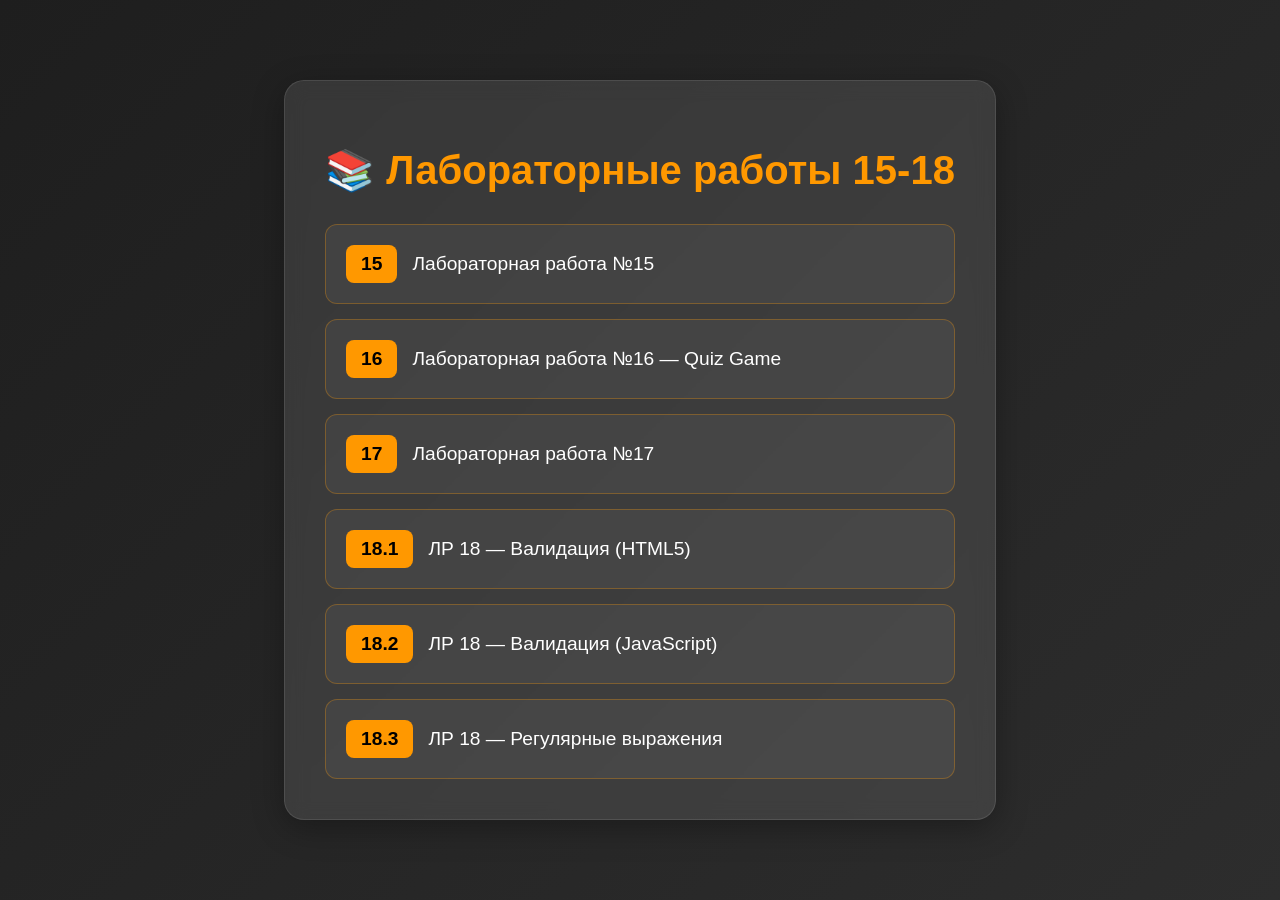
<file: index.html>
<!DOCTYPE html>
<html lang="ru">
<head>
    <meta charset="UTF-8">
    <meta name="viewport" content="width=device-width, initial-scale=1.0">
    <title>Лабораторные работы 15-18</title>
    <style>
        body {
            font-family: 'Segoe UI', Tahoma, Geneva, Verdana, sans-serif;
            background: linear-gradient(135deg, #1e1e1e, #2d2d2d);
            color: #fff;
            margin: 0;
            min-height: 100vh;
            display: flex;
            flex-direction: column;
            align-items: center;
            justify-content: center;
        }
        .container {
            background: rgba(255,255,255,0.1);
            backdrop-filter: blur(10px);
            padding: 40px;
            border-radius: 20px;
            box-shadow: 0 8px 32px rgba(0,0,0,0.3);
            border: 1px solid rgba(255,255,255,0.1);
        }
        h1 {
            color: #ff9800;
            margin-bottom: 30px;
            text-align: center;
            font-size: 2.5em;
        }
        .lab-list {
            display: flex;
            flex-direction: column;
            gap: 15px;
            min-width: 400px;
        }
        .lab-item {
            background: rgba(255,255,255,0.05);
            border: 1px solid rgba(255,152,0,0.3);
            border-radius: 12px;
            padding: 20px;
            text-decoration: none;
            color: #fff;
            transition: all 0.3s ease;
            display: flex;
            align-items: center;
            gap: 15px;
        }
        .lab-item:hover {
            background: rgba(255,152,0,0.2);
            transform: translateX(10px);
            border-color: #ff9800;
        }
        .lab-number {
            background: #ff9800;
            color: #000;
            font-weight: bold;
            padding: 8px 15px;
            border-radius: 8px;
            font-size: 1.2em;
        }
        .lab-title {
            font-size: 1.2em;
            flex-grow: 1;
        }
        .lab-arrow {
            color: #ff9800;
            font-size: 1.5em;
            opacity: 0;
            transition: opacity 0.3s ease;
        }
        .lab-item:hover .lab-arrow {
            opacity: 1;
        }
        footer {
            margin-top: 30px;
            color: #888;
            font-size: 0.9em;
        }
        a {
            color: #ff9800;
            text-decoration: none;
        }
    </style>
</head>
<body>
    <div class="container">
        <h1>📚 Лабораторные работы 15-18</h1>
        <div class="lab-list">
            <!-- ЛР 15 -->
            <a href="ЛР 15/index.html" class="lab-item">
                <span class="lab-number">15</span>
                <span class="lab-title">Лабораторная работа №15</span>
                <span class="lab-arrow">→</span>
            </a>

            <!-- ЛР 16 (с подпапкой quiz-game) -->
            <a href="ЛР 16/quiz-game/index.html" class="lab-item">
                <span class="lab-number">16</span>
                <span class="lab-title">Лабораторная работа №16 — Quiz Game</span>
                <span class="lab-arrow">→</span>
            </a>

            <!-- ЛР 17 -->
            <a href="ЛР 17/index.html" class="lab-item">
                <span class="lab-number">17</span>
                <span class="lab-title">Лабораторная работа №17</span>
                <span class="lab-arrow">→</span>
            </a>

            <!-- ЛР 18, задание 1 -->
            <a href="ЛР 18/Задание 1/index.html" class="lab-item">
                <span class="lab-number">18.1</span>
                <span class="lab-title">ЛР 18 — Валидация (HTML5)</span>
                <span class="lab-arrow">→</span>
            </a>

            <!-- ЛР 18, задание 2 -->
            <a href="ЛР 18/Задание 2/validation.html" class="lab-item">
                <span class="lab-number">18.2</span>
                <span class="lab-title">ЛР 18 — Валидация (JavaScript)</span>
                <span class="lab-arrow">→</span>
            </a>

            <!-- ЛР 18, задание 3 -->
            <a href="ЛР 18/Задание 3/regex.html" class="lab-item">
                <span class="lab-number">18.3</span>
                <span class="lab-title">ЛР 18 — Регулярные выражения</span>
                <span class="lab-arrow">→</span>
            </a>
        </div>
    </div>
</body>
</html>
</file>
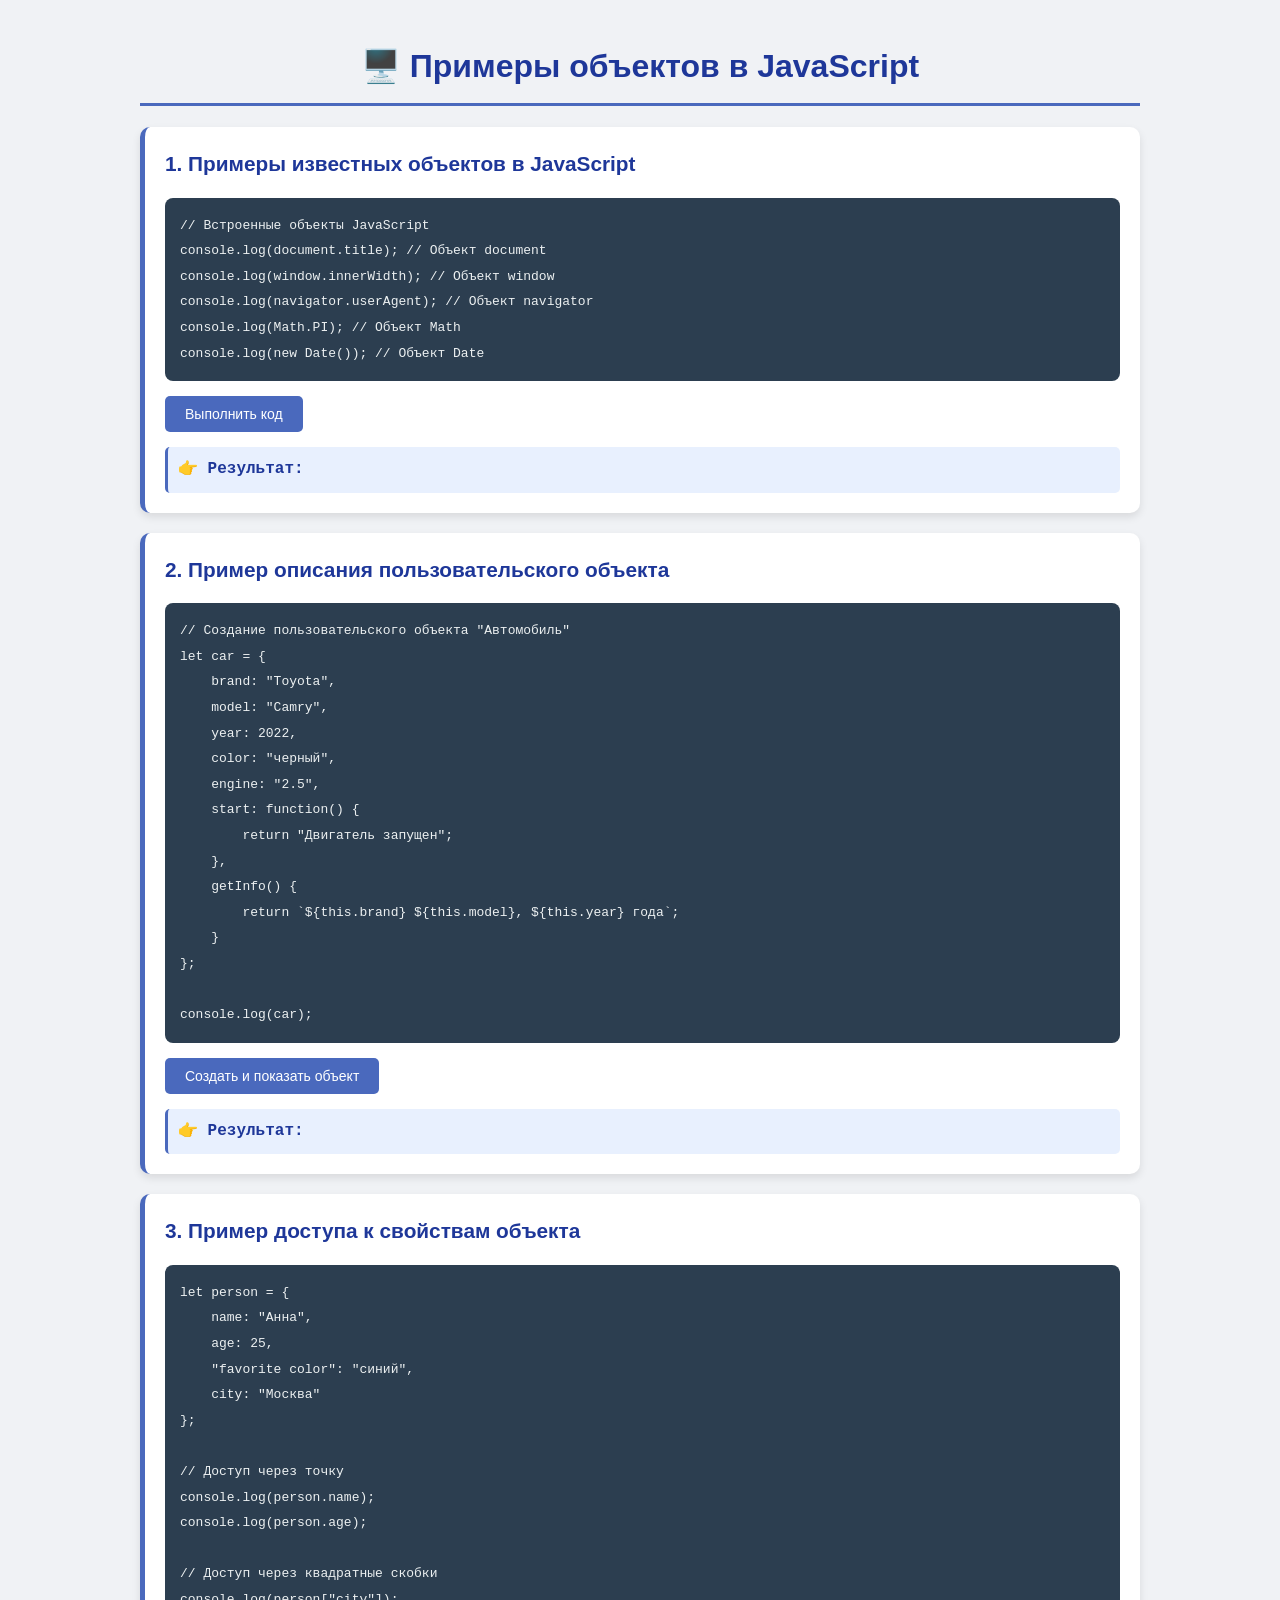
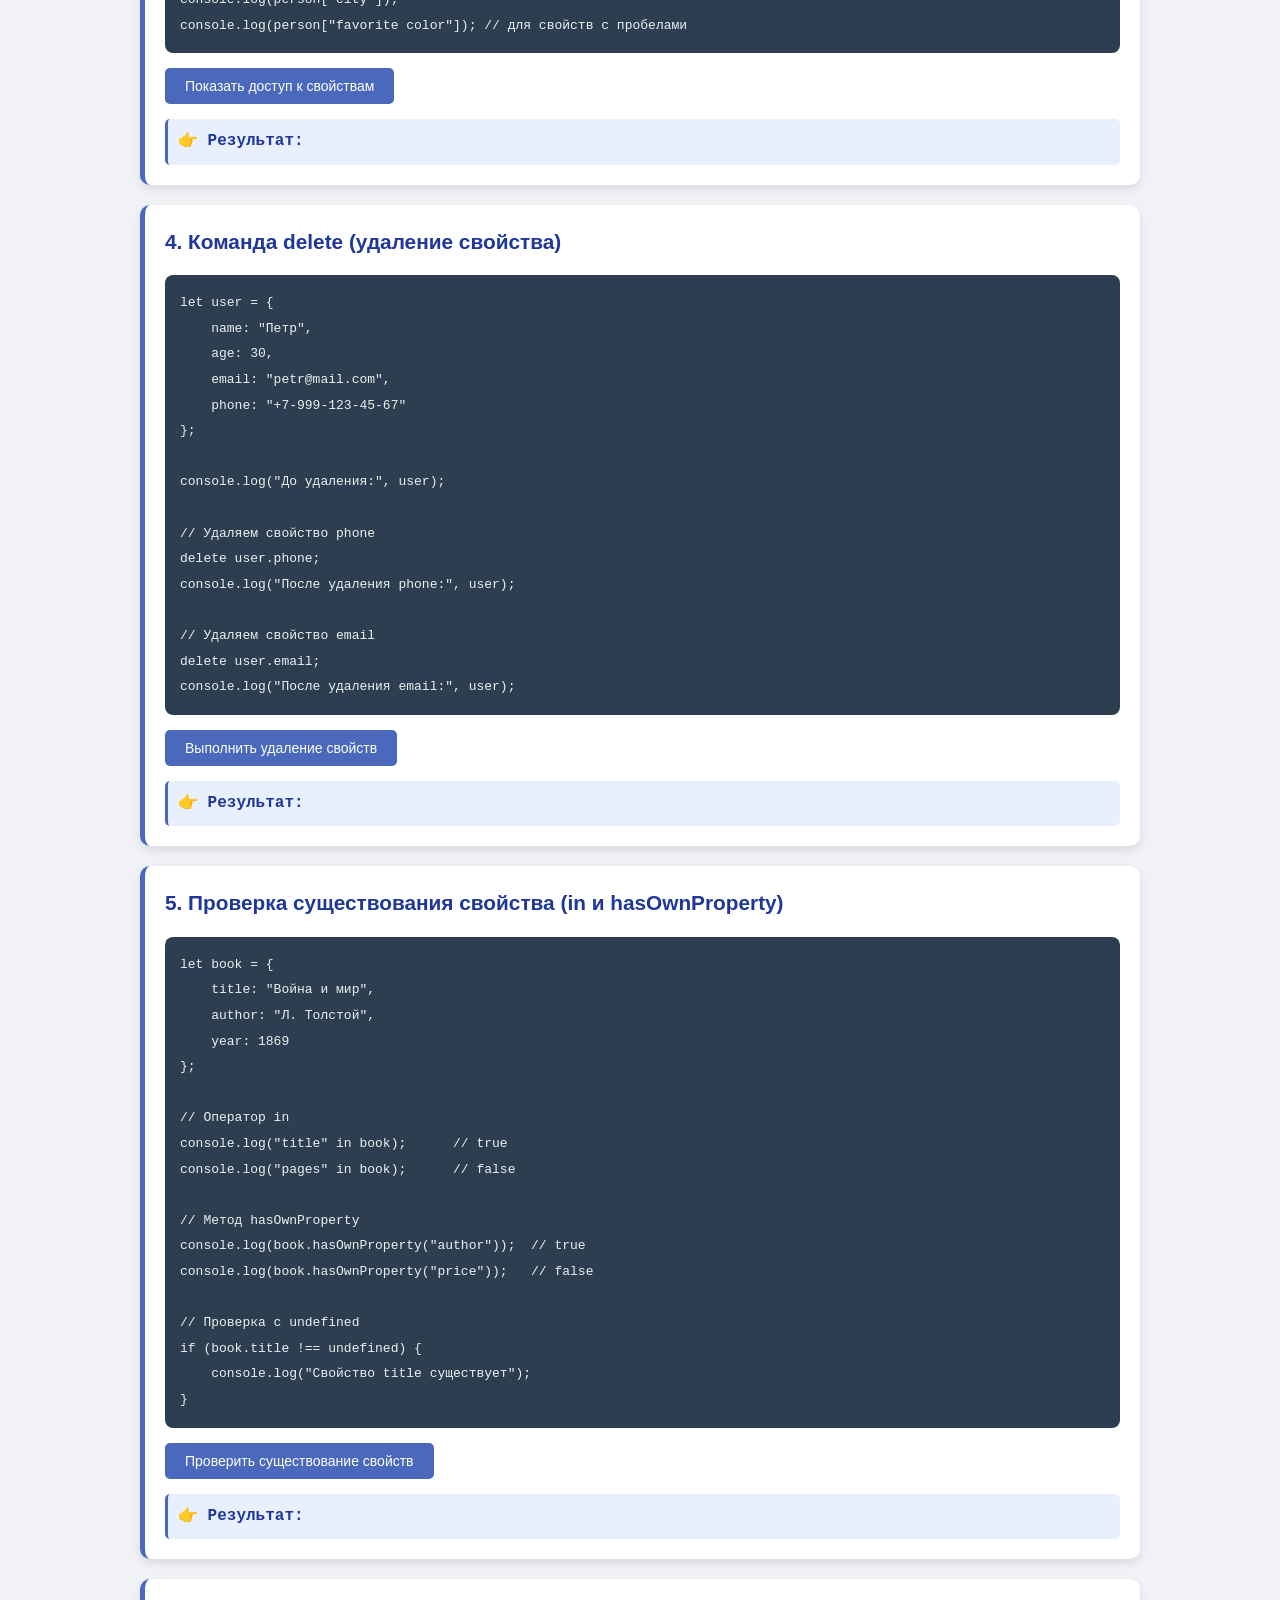
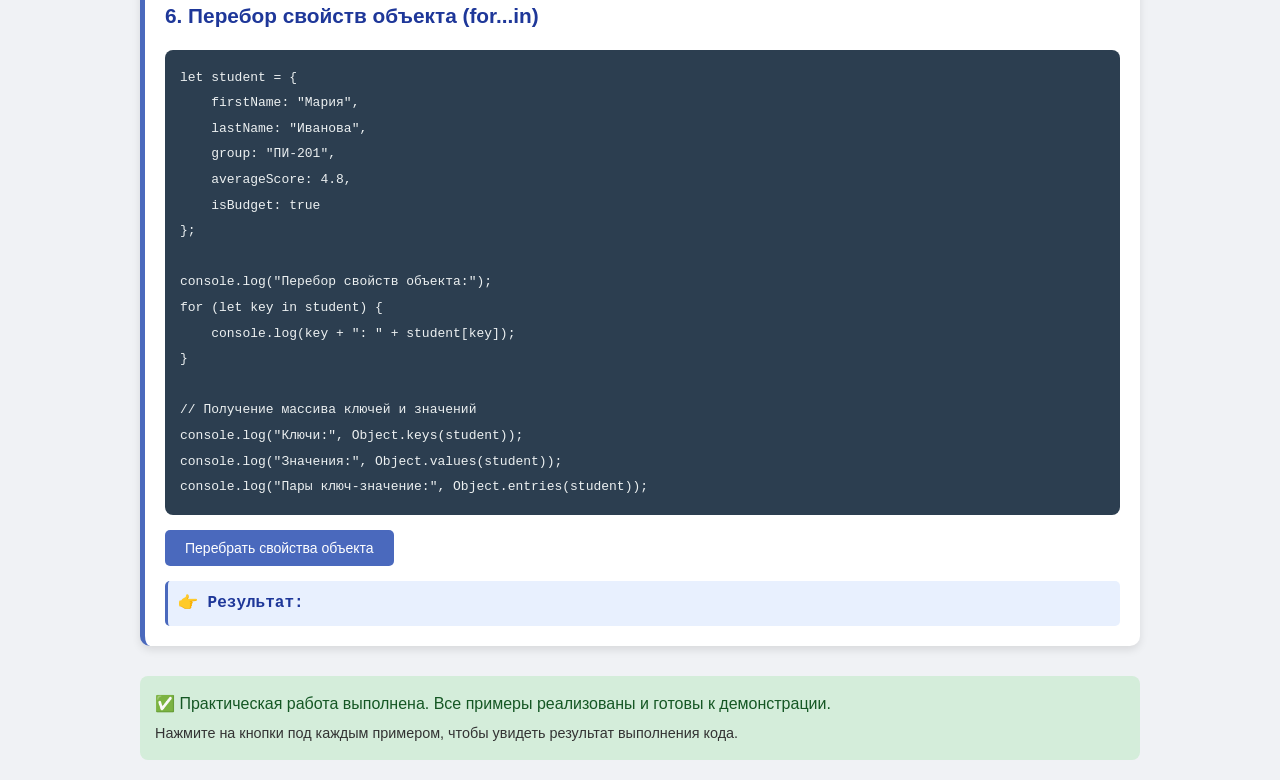
<file: ЛР 15/index.html>
<!DOCTYPE html>
<html lang="ru">
<head>
    <meta charset="UTF-8">
    <meta name="viewport" content="width=device-width, initial-scale=1.0">
    <title>Лабораторная работа 15</title>
    <style>
        body {
            font-family: 'Segoe UI', Tahoma, Geneva, Verdana, sans-serif;
            line-height: 1.6;
            color: #333;
            max-width: 1000px;
            margin: 0 auto;
            padding: 20px;
            background: #f0f2f5;
        }
        h1 {
            color: #1e3799;
            text-align: center;
            border-bottom: 3px solid #4a69bd;
            padding-bottom: 10px;
        }
        .example {
            background: white;
            border-radius: 10px;
            padding: 20px;
            margin: 20px 0;
            box-shadow: 0 4px 8px rgba(0,0,0,0.1);
            border-left: 5px solid #4a69bd;
        }
        .example h2 {
            margin-top: 0;
            color: #1e3799;
            font-size: 1.3em;
        }
        pre {
            background: #2c3e50;
            color: #ecf0f1;
            padding: 15px;
            border-radius: 8px;
            overflow-x: auto;
            font-family: 'Courier New', monospace;
            margin: 10px 0;
        }
        button {
            background: #4a69bd;
            color: white;
            border: none;
            padding: 10px 20px;
            border-radius: 5px;
            cursor: pointer;
            font-size: 14px;
            margin: 5px 0;
        }
        button:hover {
            background: #1e3799;
        }
        .result {
            background: #e8f0fe;
            padding: 10px;
            border-radius: 5px;
            margin-top: 10px;
            font-family: 'Courier New', monospace;
            border-left: 3px solid #4a69bd;
        }
        .result:before {
            content: "👉 Результат: ";
            font-weight: bold;
            color: #1e3799;
        }
    </style>
</head>
<body>

<h1>🖥️ Примеры объектов в JavaScript</h1>

<!-- Пример 1: Что такое объект и примеры известных объектов -->
<div class="example">
    <h2>1. Примеры известных объектов в JavaScript</h2>
    <pre><code>// Встроенные объекты JavaScript
console.log(document.title); // Объект document
console.log(window.innerWidth); // Объект window
console.log(navigator.userAgent); // Объект navigator
console.log(Math.PI); // Объект Math
console.log(new Date()); // Объект Date</code></pre>
    <button onclick="example1()">Выполнить код</button>
    <div id="result1" class="result"></div>
</div>

<!-- Пример 2: Пользовательский объект -->
<div class="example">
    <h2>2. Пример описания пользовательского объекта</h2>
    <pre><code>// Создание пользовательского объекта "Автомобиль"
let car = {
    brand: "Toyota",
    model: "Camry",
    year: 2022,
    color: "черный",
    engine: "2.5",
    start: function() {
        return "Двигатель запущен";
    },
    getInfo() {
        return `${this.brand} ${this.model}, ${this.year} года`;
    }
};

console.log(car);</code></pre>
    <button onclick="example2()">Создать и показать объект</button>
    <div id="result2" class="result"></div>
</div>

<!-- Пример 3: Доступ к свойствам объекта -->
<div class="example">
    <h2>3. Пример доступа к свойствам объекта</h2>
    <pre><code>let person = {
    name: "Анна",
    age: 25,
    "favorite color": "синий",
    city: "Москва"
};

// Доступ через точку
console.log(person.name);
console.log(person.age);

// Доступ через квадратные скобки
console.log(person["city"]);
console.log(person["favorite color"]); // для свойств с пробелами</code></pre>
    <button onclick="example3()">Показать доступ к свойствам</button>
    <div id="result3" class="result"></div>
</div>

<!-- Пример 4: Удаление свойства -->
<div class="example">
    <h2>4. Команда delete (удаление свойства)</h2>
    <pre><code>let user = {
    name: "Петр",
    age: 30,
    email: "petr@mail.com",
    phone: "+7-999-123-45-67"
};

console.log("До удаления:", user);

// Удаляем свойство phone
delete user.phone;
console.log("После удаления phone:", user);

// Удаляем свойство email
delete user.email;
console.log("После удаления email:", user);</code></pre>
    <button onclick="example4()">Выполнить удаление свойств</button>
    <div id="result4" class="result"></div>
</div>

<!-- Пример 5: Проверка существования свойства -->
<div class="example">
    <h2>5. Проверка существования свойства (in и hasOwnProperty)</h2>
    <pre><code>let book = {
    title: "Война и мир",
    author: "Л. Толстой",
    year: 1869
};

// Оператор in
console.log("title" in book);      // true
console.log("pages" in book);      // false

// Метод hasOwnProperty
console.log(book.hasOwnProperty("author"));  // true
console.log(book.hasOwnProperty("price"));   // false

// Проверка с undefined
if (book.title !== undefined) {
    console.log("Свойство title существует");
}</code></pre>
    <button onclick="example5()">Проверить существование свойств</button>
    <div id="result5" class="result"></div>
</div>

<!-- Пример 6: Перебор свойств объекта -->
<div class="example">
    <h2>6. Перебор свойств объекта (for...in)</h2>
    <pre><code>let student = {
    firstName: "Мария",
    lastName: "Иванова",
    group: "ПИ-201",
    averageScore: 4.8,
    isBudget: true
};

console.log("Перебор свойств объекта:");
for (let key in student) {
    console.log(key + ": " + student[key]);
}

// Получение массива ключей и значений
console.log("Ключи:", Object.keys(student));
console.log("Значения:", Object.values(student));
console.log("Пары ключ-значение:", Object.entries(student));</code></pre>
    <button onclick="example6()">Перебрать свойства объекта</button>
    <div id="result6" class="result"></div>
</div>

<script>
function example1() {
    let output = '';
    
    try { output += document.title + '\n'; } catch(e) { output += 'document.title доступен\n'; }
    try { output += 'Ширина окна: ' + window.innerWidth + 'px\n'; } catch(e) {}
    try { output += 'Браузер: ' + navigator.userAgent.substring(0, 50) + '...\n'; } catch(e) {}
    try { output += 'Число PI: ' + Math.PI + '\n'; } catch(e) {}
    try { output += 'Текущая дата: ' + new Date() + '\n'; } catch(e) {}
    
    document.getElementById('result1').textContent = output;
}

function example2() {
    let car = {
        brand: "Toyota",
        model: "Camry",
        year: 2022,
        color: "черный",
        engine: "2.5",
        start: function() {
            return "Двигатель запущен";
        },
        getInfo() {
            return `${this.brand} ${this.model}, ${this.year} года`;
        }
    };
    
    let output = "Объект car:\n";
    output += `Марка: ${car.brand}\n`;
    output += `Модель: ${car.model}\n`;
    output += `Год: ${car.year}\n`;
    output += `Цвет: ${car.color}\n`;
    output += `Метод getInfo(): ${car.getInfo()}\n`;
    output += `Метод start(): ${car.start()}`;
    
    document.getElementById('result2').textContent = output;
}

function example3() {
    let person = {
        name: "Анна",
        age: 25,
        "favorite color": "синий",
        city: "Москва"
    };
    
    let output = "Доступ через точку:\n";
    output += `person.name = ${person.name}\n`;
    output += `person.age = ${person.age}\n`;
    output += `person.city = ${person.city}\n\n`;
    
    output += "Доступ через квадратные скобки:\n";
    output += `person["city"] = ${person["city"]}\n`;
    output += `person["favorite color"] = ${person["favorite color"]}\n`;
    
    document.getElementById('result3').textContent = output;
}

function example4() {
    let user = {
        name: "Петр",
        age: 30,
        email: "petr@mail.com",
        phone: "+7-999-123-45-67"
    };
    
    let output = "Исходный объект:\n";
    output += JSON.stringify(user, null, 2) + "\n\n";
    
    delete user.phone;
    output += "После удаления phone:\n";
    output += JSON.stringify(user, null, 2) + "\n\n";
    
    delete user.email;
    output += "После удаления email:\n";
    output += JSON.stringify(user, null, 2);
    
    document.getElementById('result4').textContent = output;
}

function example5() {
    let book = {
        title: "Война и мир",
        author: "Л. Толстой",
        year: 1869
    };
    
    let output = "Объект book:\n";
    output += JSON.stringify(book, null, 2) + "\n\n";
    
    output += "Проверка оператором in:\n";
    output += `'title' in book: ${'title' in book}\n`;
    output += `'pages' in book: ${'pages' in book}\n\n`;
    
    output += "Проверка hasOwnProperty():\n";
    output += `book.hasOwnProperty('author'): ${book.hasOwnProperty('author')}\n`;
    output += `book.hasOwnProperty('price'): ${book.hasOwnProperty('price')}\n\n`;
    
    output += "Проверка через сравнение с undefined:\n";
    output += `book.title !== undefined: ${book.title !== undefined}\n`;
    output += `book.pages !== undefined: ${book.pages !== undefined}`;
    
    document.getElementById('result5').textContent = output;
}

function example6() {
    let student = {
        firstName: "Мария",
        lastName: "Иванова",
        group: "ПИ-201",
        averageScore: 4.8,
        isBudget: true
    };
    
    let output = "Перебор свойств через for...in:\n";
    for (let key in student) {
        output += `${key}: ${student[key]}\n`;
    }
    
    output += "\nObject.keys():\n";
    output += Object.keys(student).join(', ') + "\n";
    
    output += "\nObject.values():\n";
    output += Object.values(student).join(', ') + "\n";
    
    output += "\nObject.entries():\n";
    Object.entries(student).forEach(([key, value]) => {
        output += `${key} -> ${value}\n`;
    });
    
    document.getElementById('result6').textContent = output;
}
</script>

<!-- Дополнительная информация для преподавателя -->
<div style="margin-top: 30px; padding: 15px; background: #d4edda; border-radius: 8px;">
    <p style="margin: 0; color: #155724;">✅ Практическая работа выполнена. Все примеры реализованы и готовы к демонстрации.</p>
    <p style="margin: 5px 0 0; font-size: 0.9em;">Нажмите на кнопки под каждым примером, чтобы увидеть результат выполнения кода.</p>
</div>

</body>
</html>
</file>
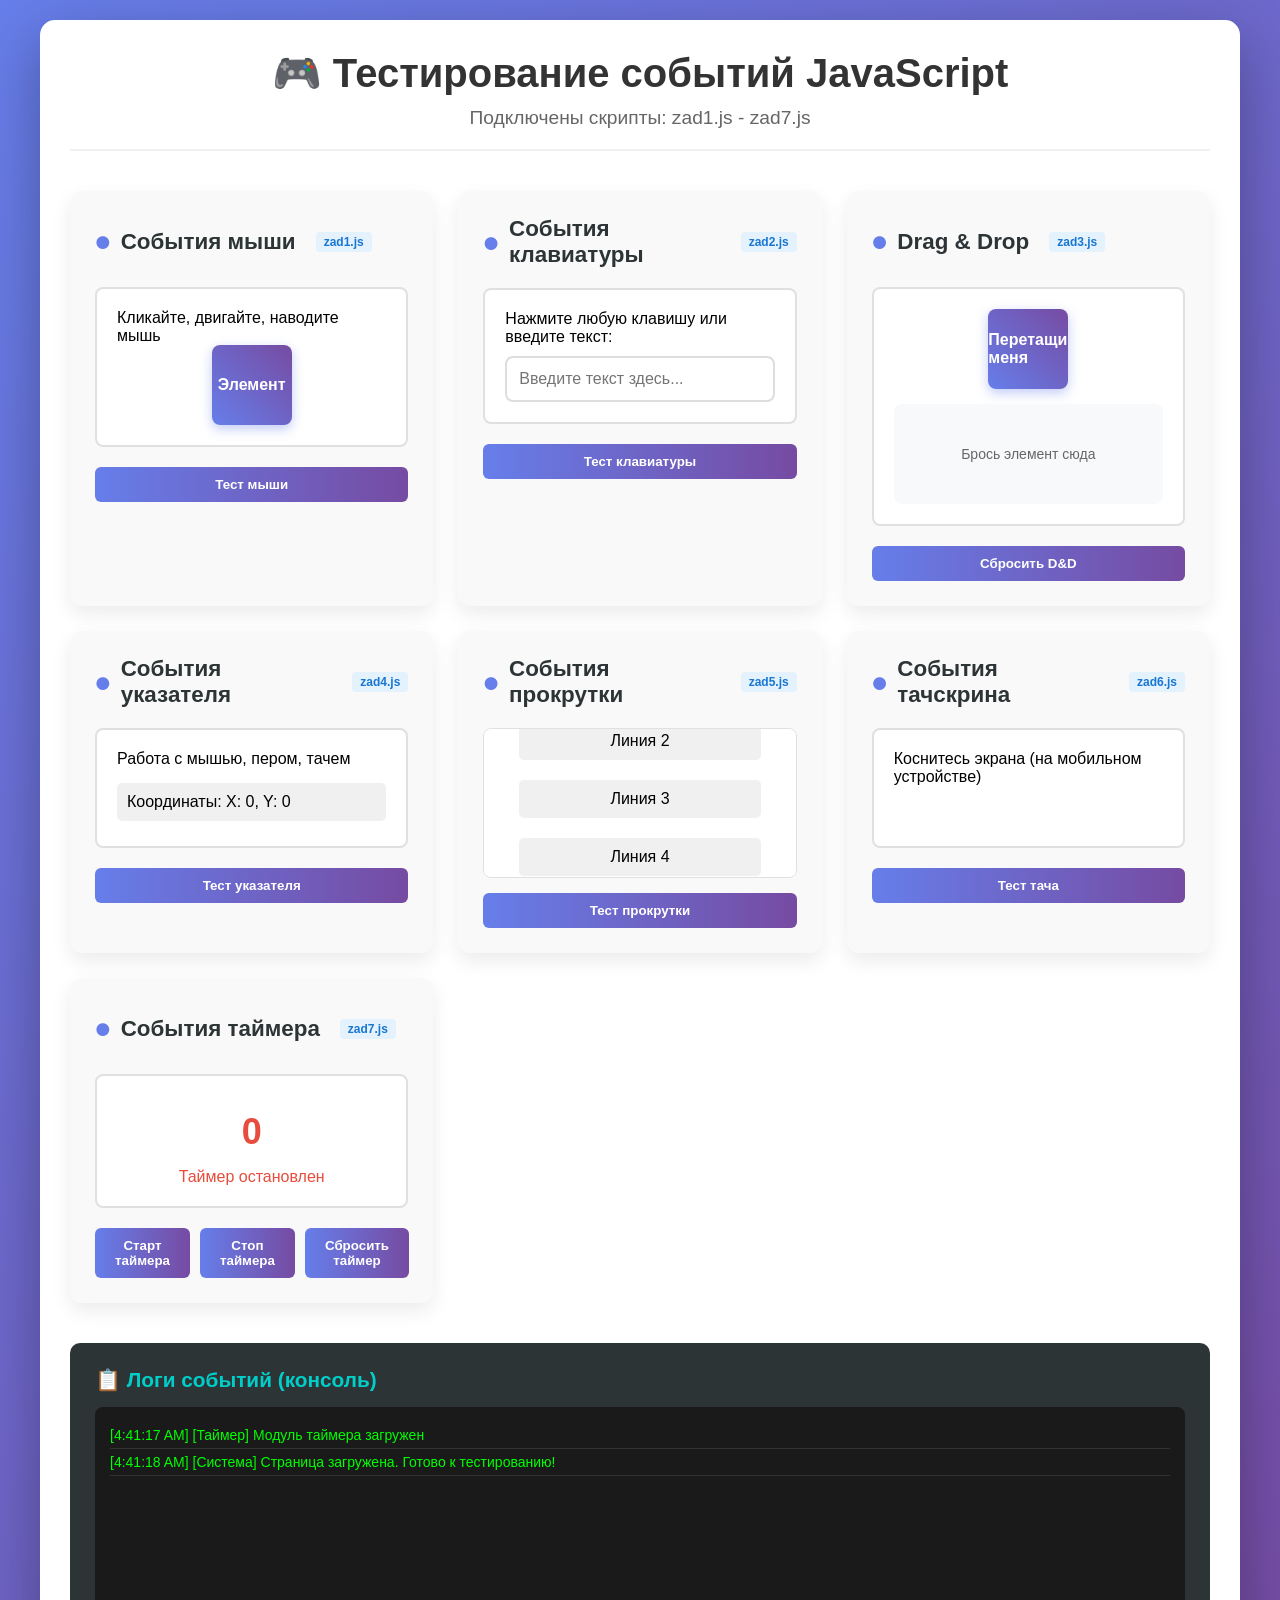
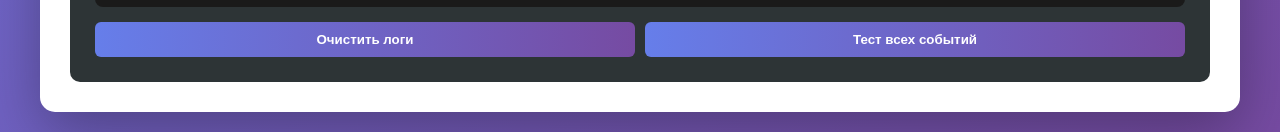
<file: ЛР 17/index.html>
<!DOCTYPE html>
<html lang="ru">
<head>
    <meta charset="UTF-8">
    <meta name="viewport" content="width=device-width, initial-scale=1.0">
    <title>Тестирование событий JavaScript</title>
    <style>
        * {
            box-sizing: border-box;
            margin: 0;
            padding: 0;
            font-family: 'Segoe UI', Tahoma, Geneva, Verdana, sans-serif;
        }
        
        body {
            background: linear-gradient(135deg, #667eea 0%, #764ba2 100%);
            min-height: 100vh;
            padding: 20px;
        }
        
        .container {
            max-width: 1200px;
            margin: 0 auto;
            background: white;
            border-radius: 15px;
            padding: 30px;
            box-shadow: 0 20px 60px rgba(0,0,0,0.3);
        }
        
        header {
            text-align: center;
            margin-bottom: 40px;
            padding-bottom: 20px;
            border-bottom: 2px solid #f0f0f0;
        }
        
        h1 {
            color: #333;
            font-size: 2.5em;
            margin-bottom: 10px;
        }
        
        .subtitle {
            color: #666;
            font-size: 1.2em;
        }
        
        .dashboard {
            display: grid;
            grid-template-columns: repeat(auto-fit, minmax(350px, 1fr));
            gap: 25px;
            margin-bottom: 40px;
        }
        
        .card {
            background: #f9f9f9;
            border-radius: 12px;
            padding: 25px;
            box-shadow: 0 8px 20px rgba(0,0,0,0.08);
            transition: transform 0.3s ease;
        }
        
        .card:hover {
            transform: translateY(-5px);
        }
        
        .card h2 {
            color: #2d3436;
            margin-bottom: 20px;
            font-size: 1.4em;
            display: flex;
            align-items: center;
            gap: 10px;
        }
        
        .card h2::before {
            content: "•";
            color: #667eea;
            font-size: 2em;
        }
        
        .test-area {
            min-height: 120px;
            background: white;
            border-radius: 8px;
            padding: 20px;
            margin-bottom: 20px;
            border: 2px solid #e0e0e0;
            transition: all 0.3s ease;
        }
        
        .test-area:hover {
            border-color: #667eea;
        }
        
        .draggable {
            width: 80px;
            height: 80px;
            background: linear-gradient(45deg, #667eea, #764ba2);
            border-radius: 8px;
            display: flex;
            align-items: center;
            justify-content: center;
            cursor: grab;
            user-select: none;
            margin: 0 auto;
            color: white;
            font-weight: bold;
            box-shadow: 0 4px 12px rgba(102, 126, 234, 0.4);
        }
        
        .drop-zone {
            min-height: 100px;
            background: #f8f9fa;
            border-radius: 8px;
            display: flex;
            align-items: center;
            justify-content: center;
            margin-top: 15px;
            font-size: 14px;
            color: #666;
            transition: all 0.3s ease;
        }
        
        .drag-over {
            background: #e3f2fd !important;
            border: 2px dashed #2196f3 !important;
        }
        
        .scroll-area {
            height: 150px;
            overflow-y: auto;
            padding: 15px;
            background: white;
            border: 1px solid #e0e0e0;
            border-radius: 8px;
        }
        
        .scroll-content {
            height: 400px;
            display: flex;
            flex-direction: column;
            align-items: center;
            justify-content: center;
            gap: 20px;
            padding: 20px;
        }
        
        .scroll-content div {
            padding: 10px;
            background: #f0f0f0;
            border-radius: 5px;
            width: 100%;
            text-align: center;
        }
        
        .logs-container {
            background: #2d3436;
            border-radius: 10px;
            padding: 25px;
            color: white;
            margin-top: 40px;
        }
        
        .logs-container h3 {
            color: #00cec9;
            margin-bottom: 15px;
            font-size: 1.3em;
        }
        
        #log {
            background: #1a1a1a;
            border-radius: 8px;
            padding: 15px;
            font-family: 'Courier New', monospace;
            font-size: 14px;
            height: 200px;
            overflow-y: auto;
            color: #00ff00;
        }
        
        .log-entry {
            padding: 5px 0;
            border-bottom: 1px solid #333;
        }
        
        .controls {
            display: flex;
            gap: 10px;
            margin-top: 15px;
        }
        
        button {
            padding: 10px 20px;
            border: none;
            border-radius: 6px;
            background: linear-gradient(to right, #667eea, #764ba2);
            color: white;
            font-weight: bold;
            cursor: pointer;
            transition: all 0.3s ease;
            flex: 1;
        }
        
        button:hover {
            transform: translateY(-2px);
            box-shadow: 0 5px 15px rgba(102, 126, 234, 0.4);
        }
        
        button:active {
            transform: translateY(0);
        }
        
        input[type="text"] {
            width: 100%;
            padding: 12px;
            border: 2px solid #ddd;
            border-radius: 8px;
            font-size: 16px;
            margin-top: 10px;
        }
        
        input[type="text"]:focus {
            outline: none;
            border-color: #667eea;
        }
        
        .timer-display {
            font-size: 36px;
            font-weight: bold;
            text-align: center;
            color: #e17055;
            margin: 15px 0;
        }
        
        .file-label {
            display: inline-block;
            background: #e3f2fd;
            color: #1976d2;
            padding: 3px 8px;
            border-radius: 4px;
            font-size: 12px;
            font-weight: bold;
            margin-left: 10px;
        }
        
        @media (max-width: 768px) {
            .dashboard {
                grid-template-columns: 1fr;
            }
            
            .container {
                padding: 20px;
            }
            
            h1 {
                font-size: 2em;
            }
        }
    </style>
</head>
<body>
    <div class="container">
        <header>
            <h1>🎮 Тестирование событий JavaScript</h1>
            <p class="subtitle">Подключены скрипты: zad1.js - zad7.js</p>
        </header>
        
        <div class="dashboard">
            <!-- Блок 1: Мышь -->
            <div class="card">
                <h2>События мыши <span class="file-label">zad1.js</span></h2>
                <div class="test-area" id="mouse-area">
                    Кликайте, двигайте, наводите мышь
                    <div class="draggable">
                        Элемент
                    </div>
                </div>
                <div class="controls">
                    <button onclick="logEvent('Мышь', 'Тестовая кнопка')">Тест мыши</button>
                </div>
            </div>
            
            <!-- Блок 2: Клавиатура -->
            <div class="card">
                <h2>События клавиатуры <span class="file-label">zad2.js</span></h2>
                <div class="test-area">
                    <p>Нажмите любую клавишу или введите текст:</p>
                    <input type="text" 
                           id="keyboard-input" 
                           placeholder="Введите текст здесь...">
                </div>
                <div class="controls">
                    <button onclick="logEvent('Клавиатура', 'Тестовая кнопка')">Тест клавиатуры</button>
                </div>
            </div>
            
            <!-- Блок 3: Drag&Drop -->
            <div class="card">
                <h2>Drag & Drop <span class="file-label">zad3.js</span></h2>
                <div class="test-area">
                    <div class="draggable" id="drag-item" draggable="true">
                        Перетащи меня
                    </div>
                    <div class="drop-zone" id="drop-zone">
                        Брось элемент сюда
                    </div>
                </div>
                <div class="controls">
                    <button onclick="resetDragDrop()">Сбросить D&D</button>
                </div>
            </div>
            
            <!-- Блок 4: Pointer события -->
            <div class="card">
                <h2>События указателя <span class="file-label">zad4.js</span></h2>
                <div class="test-area" id="pointer-area">
                    <p>Работа с мышью, пером, тачем</p>
                    <div style="margin-top: 15px; padding: 10px; background: #f0f0f0; border-radius: 5px;">
                        Координаты: X: <span id="pointer-x">0</span>, Y: <span id="pointer-y">0</span>
                    </div>
                </div>
                <div class="controls">
                    <button onclick="logEvent('Указатель', 'Тестовая кнопка')">Тест указателя</button>
                </div>
            </div>
            
            <!-- Блок 5: Прокрутка -->
            <div class="card">
                <h2>События прокрутки <span class="file-label">zad5.js</span></h2>
                <div class="scroll-area" id="scroll-area">
                    <div class="scroll-content">
                        <div>Прокручивайте вниз ↓</div>
                        <div>Линия 1</div>
                        <div>Линия 2</div>
                        <div>Линия 3</div>
                        <div>Линия 4</div>
                        <div>Линия 5</div>
                        <div>Линия 6</div>
                        <div>Линия 7</div>
                        <div>Линия 8</div>
                        <div>Линия 9</div>
                        <div>Линия 10</div>
                        <div>Конец контента 🎯</div>
                    </div>
                </div>
                <div class="controls">
                    <button onclick="logEvent('Прокрутка', 'Тестовая кнопка')">Тест прокрутки</button>
                </div>
            </div>
            
            <!-- Блок 6: Touch события -->
            <div class="card">
                <h2>События тачскрина <span class="file-label">zad6.js</span></h2>
                <div class="test-area" id="touch-area">
                    <p>Коснитесь экрана (на мобильном устройстве)</p>
                    <div id="touch-info" style="margin-top: 15px; font-size: 14px; color: #666;"></div>
                </div>
                <div class="controls">
                    <button onclick="logEvent('Тач', 'Тестовая кнопка')">Тест тача</button>
                </div>
            </div>
            
            <!-- Блок 7: Таймер -->
            <div class="card">
                <h2>События таймера <span class="file-label">zad7.js</span></h2>
                <div class="test-area">
                    <div class="timer-display" id="timer-display">0</div>
                    <div id="timer-status" style="text-align: center; color: #666;">Таймер остановлен</div>
                </div>
                <div class="controls">
                    <button id="start-timer">Старт таймера</button>
                    <button id="stop-timer">Стоп таймера</button>
                    <button id="reset-timer">Сбросить таймер</button>
                </div>
            </div>
        </div>
        
        <!-- Логи событий -->
        <div class="logs-container">
            <h3>📋 Логи событий (консоль)</h3>
            <div id="log">
                <!-- Сюда будут выводиться логи -->
            </div>
            <div class="controls" style="margin-top: 15px;">
                <button onclick="clearLogs()">Очистить логи</button>
                <button onclick="testAllEvents()">Тест всех событий</button>
            </div>
        </div>
        
    </div> <!-- Закрытие .container -->

    <!-- =========================================== -->
    <!-- ПЕРВЫЙ ПОДКЛЮЧАЕМ СКРИПТЫ С ФУНКЦИЯМИ -->
    <!-- =========================================== -->
    
    <!-- Сначала скрипт с общими функциями -->
    <script>
        // Глобальные функции для работы логов
        function logEvent(type, message) {
            const logDiv = document.getElementById('log');
            if (logDiv) {
                const entry = document.createElement('div');
                entry.className = 'log-entry';
                entry.textContent = `[${new Date().toLocaleTimeString()}] [${type}] ${message}`;
                logDiv.appendChild(entry);
                logDiv.scrollTop = logDiv.scrollHeight;
            }
            console.log(`[${type}] ${message}`);
        }
        
        function clearLogs() {
            const logDiv = document.getElementById('log');
            if (logDiv) logDiv.innerHTML = '';
            console.clear();
            logEvent('Система', 'Логи очищены');
        }
        
        function resetDragDrop() {
            const dropZone = document.getElementById('drop-zone');
            if (dropZone) {
                dropZone.innerHTML = 'Брось элемент сюда';
                dropZone.className = 'drop-zone';
            }
            logEvent('D&D', 'Drag&Drop сброшен');
        }
        
        function testAllEvents() {
            logEvent('Тест', 'Запуск теста всех событий');
            setTimeout(() => logEvent('Мышь', 'Тестовое событие мыши'), 100);
            setTimeout(() => logEvent('Клавиатура', 'Тестовое событие клавиатуры'), 200);
            setTimeout(() => logEvent('D&D', 'Тестовое событие Drag&Drop'), 300);
            setTimeout(() => logEvent('Указатель', 'Тестовое событие указателя'), 400);
            setTimeout(() => logEvent('Прокрутка', 'Тестовое событие прокрутки'), 500);
            setTimeout(() => logEvent('Тач', 'Тестовое событие тача'), 600);
            setTimeout(() => logEvent('Таймер', 'Тестовое событие таймера'), 700);
        }
        
        // Инициализация при загрузке
        window.addEventListener('DOMContentLoaded', () => {
            logEvent('Система', 'Страница загружена. Готово к тестированию!');
        });
    </script>
    
    <script src="zad1.js"></script>
    <script src="zad2.js"></script>
    <script src="zad3.js"></script>
    <script src="zad4.js"></script>
    <script src="zad5.js"></script>
    <script src="zad6.js"></script>
    <script src="zad7.js"></script>

</body>
</html>
</file>
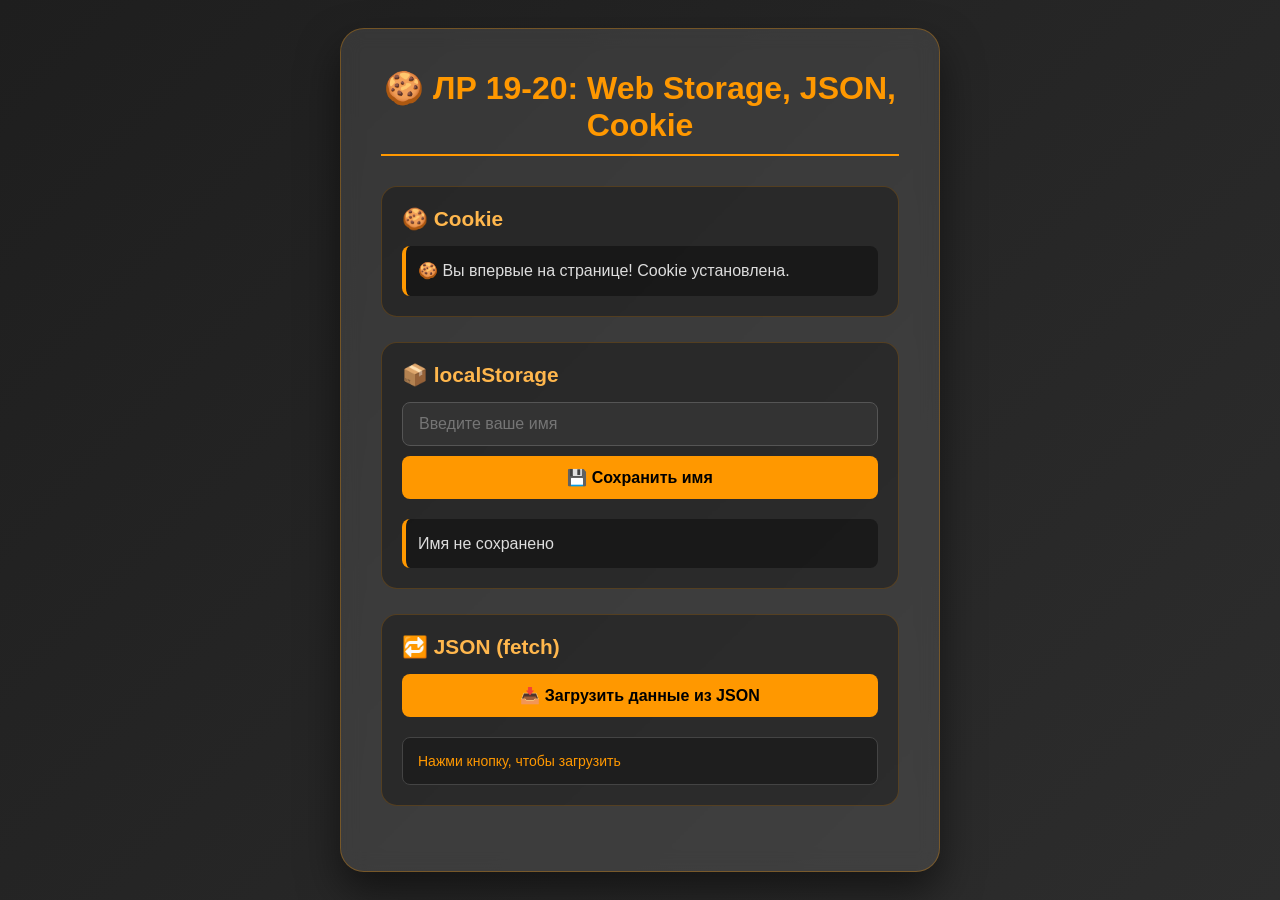
<file: ЛР 19-20/index.html>
<!DOCTYPE html>
<html lang="ru">
<head>
    <meta charset="UTF-8">
    <meta name="viewport" content="width=device-width, initial-scale=1.0">
    <title>ЛР 19-20: Web Storage, JSON, Cookie</title>
    <style>
        * {
            margin: 0;
            padding: 0;
            box-sizing: border-box;
            font-family: 'Segoe UI', Tahoma, Geneva, Verdana, sans-serif;
        }

        body {
            background: linear-gradient(135deg, #1e1e1e, #2d2d2d);
            min-height: 100vh;
            display: flex;
            justify-content: center;
            align-items: center;
            padding: 20px;
        }

        .container {
            background: rgba(255, 255, 255, 0.1);
            backdrop-filter: blur(10px);
            border: 1px solid rgba(255, 152, 0, 0.3);
            border-radius: 24px;
            padding: 40px;
            max-width: 600px;
            width: 100%;
            box-shadow: 0 20px 40px rgba(0, 0, 0, 0.5);
        }

        h1 {
            color: #ff9800;
            text-align: center;
            margin-bottom: 30px;
            font-size: 2em;
            border-bottom: 2px solid #ff9800;
            padding-bottom: 10px;
        }

        h2 {
            color: #ffb74d;
            margin-bottom: 15px;
            font-size: 1.3em;
        }

        section {
            background: rgba(0, 0, 0, 0.3);
            border-radius: 16px;
            padding: 20px;
            margin-bottom: 25px;
            border: 1px solid rgba(255, 152, 0, 0.2);
        }

        input, button {
            padding: 12px 16px;
            border-radius: 8px;
            border: none;
            font-size: 16px;
            width: 100%;
            margin-bottom: 10px;
        }

        input {
            background: #333;
            color: #fff;
            border: 1px solid #555;
        }

        input:focus {
            outline: 2px solid #ff9800;
        }

        button {
            background: #ff9800;
            color: #000;
            font-weight: bold;
            cursor: pointer;
            transition: all 0.3s ease;
            border: none;
        }

        button:hover {
            background: #ffa726;
            transform: scale(1.02);
        }

        p {
            color: #ddd;
            line-height: 1.6;
            margin-top: 10px;
            padding: 12px;
            background: rgba(0, 0, 0, 0.4);
            border-radius: 8px;
            border-left: 4px solid #ff9800;
        }

        pre {
            background: #1e1e1e;
            color: #ff9800;
            padding: 15px;
            border-radius: 8px;
            overflow-x: auto;
            font-size: 14px;
            border: 1px solid #444;
            margin-top: 10px;
        }

        footer {
            text-align: center;
            color: #888;
            font-size: 14px;
            margin-top: 20px;
        }
    </style>
</head>
<body>
    <div class="container">
        <h1>🍪 ЛР 19-20: Web Storage, JSON, Cookie</h1>

        <!-- COOKIE -->
        <section>
            <h2>🍪 Cookie</h2>
            <p id="cookieMessage">Проверка cookie...</p>
        </section>

        <!-- LOCALSTORAGE -->
        <section>
            <h2>📦 localStorage</h2>
            <input type="text" id="nameInput" placeholder="Введите ваше имя">
            <button id="saveName">💾 Сохранить имя</button>
            <p id="savedName">Имя не сохранено</p>
        </section>

        <!-- JSON FETCH -->
        <section>
            <h2>🔁 JSON (fetch)</h2>
            <button id="loadJson">📥 Загрузить данные из JSON</button>
            <pre id="jsonOutput">Нажми кнопку, чтобы загрузить</pre>
        </section>
    </div>

    <script>
        // ========== COOKIE ==========
        function getCookie(name) {
            const cookies = document.cookie.split('; ');
            for (let c of cookies) {
                const [key, val] = c.split('=');
                if (key === name) return val;
            }
            return null;
        }

        function setCookie(name, value, days) {
            const date = new Date();
            date.setTime(date.getTime() + days * 24 * 60 * 60 * 1000);
            document.cookie = `${name}=${value}; expires=${date.toUTCString()}; path=/`;
        }

        const cookieMsg = document.getElementById('cookieMessage');
        if (!getCookie('visited')) {
            setCookie('visited', 'true', 30);
            cookieMsg.textContent = '🍪 Вы впервые на странице! Cookie установлена.';
        } else {
            cookieMsg.textContent = '🍪 С возвращением! Cookie уже есть.';
        }

        // ========== LOCALSTORAGE ==========
        const nameInput = document.getElementById('nameInput');
        const saveBtn = document.getElementById('saveName');
        const savedName = document.getElementById('savedName');

        // Загружаем сохранённое имя при старте
        const storedName = localStorage.getItem('username');
        if (storedName) {
            savedName.textContent = `Сохранённое имя: ${storedName}`;
        }

        saveBtn.addEventListener('click', () => {
            const name = nameInput.value.trim();
            if (name) {
                localStorage.setItem('username', name);
                savedName.textContent = `Сохранённое имя: ${name}`;
                nameInput.value = '';
            }
        });

        // ========== JSON FETCH ==========
        const loadBtn = document.getElementById('loadJson');
        const jsonOutput = document.getElementById('jsonOutput');

        loadBtn.addEventListener('click', async () => {
            jsonOutput.textContent = 'Загрузка...';
            try {
                const res = await fetch('data.json');
                if (!res.ok) throw new Error('Ошибка загрузки');
                const data = await res.json();
                jsonOutput.textContent = JSON.stringify(data, null, 2);
            } catch (err) {
                jsonOutput.textContent = '❌ Не удалось загрузить data.json. Убедись, что файл существует.';
            }
        });
    </script>
</body>
</html>
</file>
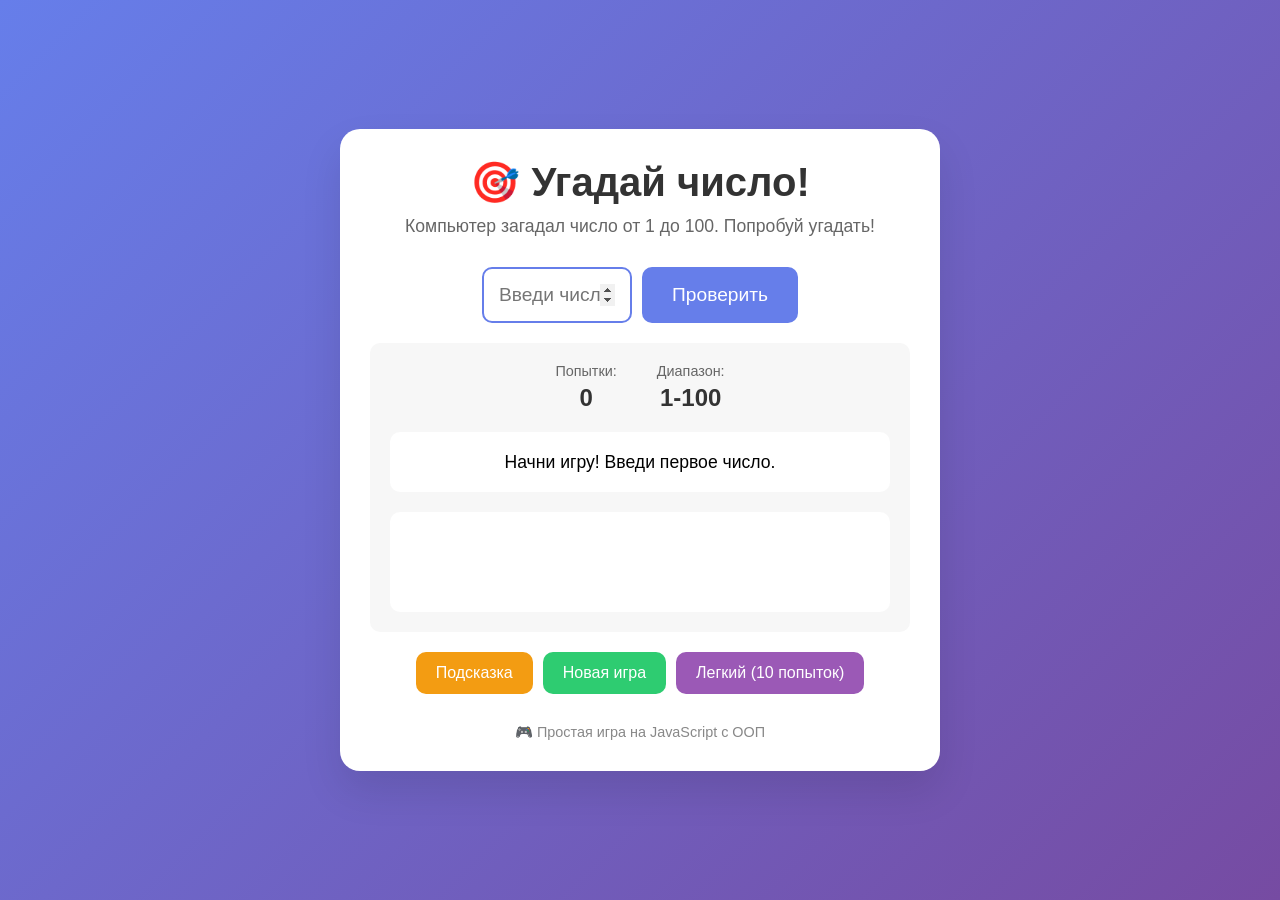
<file: ЛР 16/quiz-game/index.html>
<!DOCTYPE html>
<html lang="ru">
<head>
    <meta charset="UTF-8">
    <meta name="viewport" content="width=device-width, initial-scale=1.0">
    <title>🎮 Угадай число!</title>
    <link rel="stylesheet" href="style.css">
</head>
<body>
    <div class="container">
        <h1>🎯 Угадай число!</h1>
        <p class="subtitle">Компьютер загадал число от 1 до 100. Попробуй угадать!</p>
        
        <div class="game-area">
            <div class="input-section">
                <input type="number" id="guess-input" min="1" max="100" placeholder="Введи число">
                <button id="guess-btn">Проверить</button>
            </div>
            
            <div class="info-section">
                <div class="stats">
                    <div class="stat">
                        <span class="label">Попытки:</span>
                        <span id="attempts-count" class="value">0</span>
                    </div>
                    <div class="stat">
                        <span class="label">Диапазон:</span>
                        <span id="range" class="value">1-100</span>
                    </div>
                </div>
                
                <div id="message" class="message">Начни игру! Введи первое число.</div>
                
                <div id="history" class="history">
                    <!-- История попыток появится здесь -->
                </div>
            </div>
            
            <div class="actions">
                <button id="hint-btn">Подсказка</button>
                <button id="new-game-btn">Новая игра</button>
                <button id="easy-btn">Легкий (10 попыток)</button>
            </div>
        </div>
        
        <footer>
            <p>🎮 Простая игра на JavaScript с ООП</p>
        </footer>
    </div>
    
    <script src="script.js"></script>
</body>
</html>
</file>
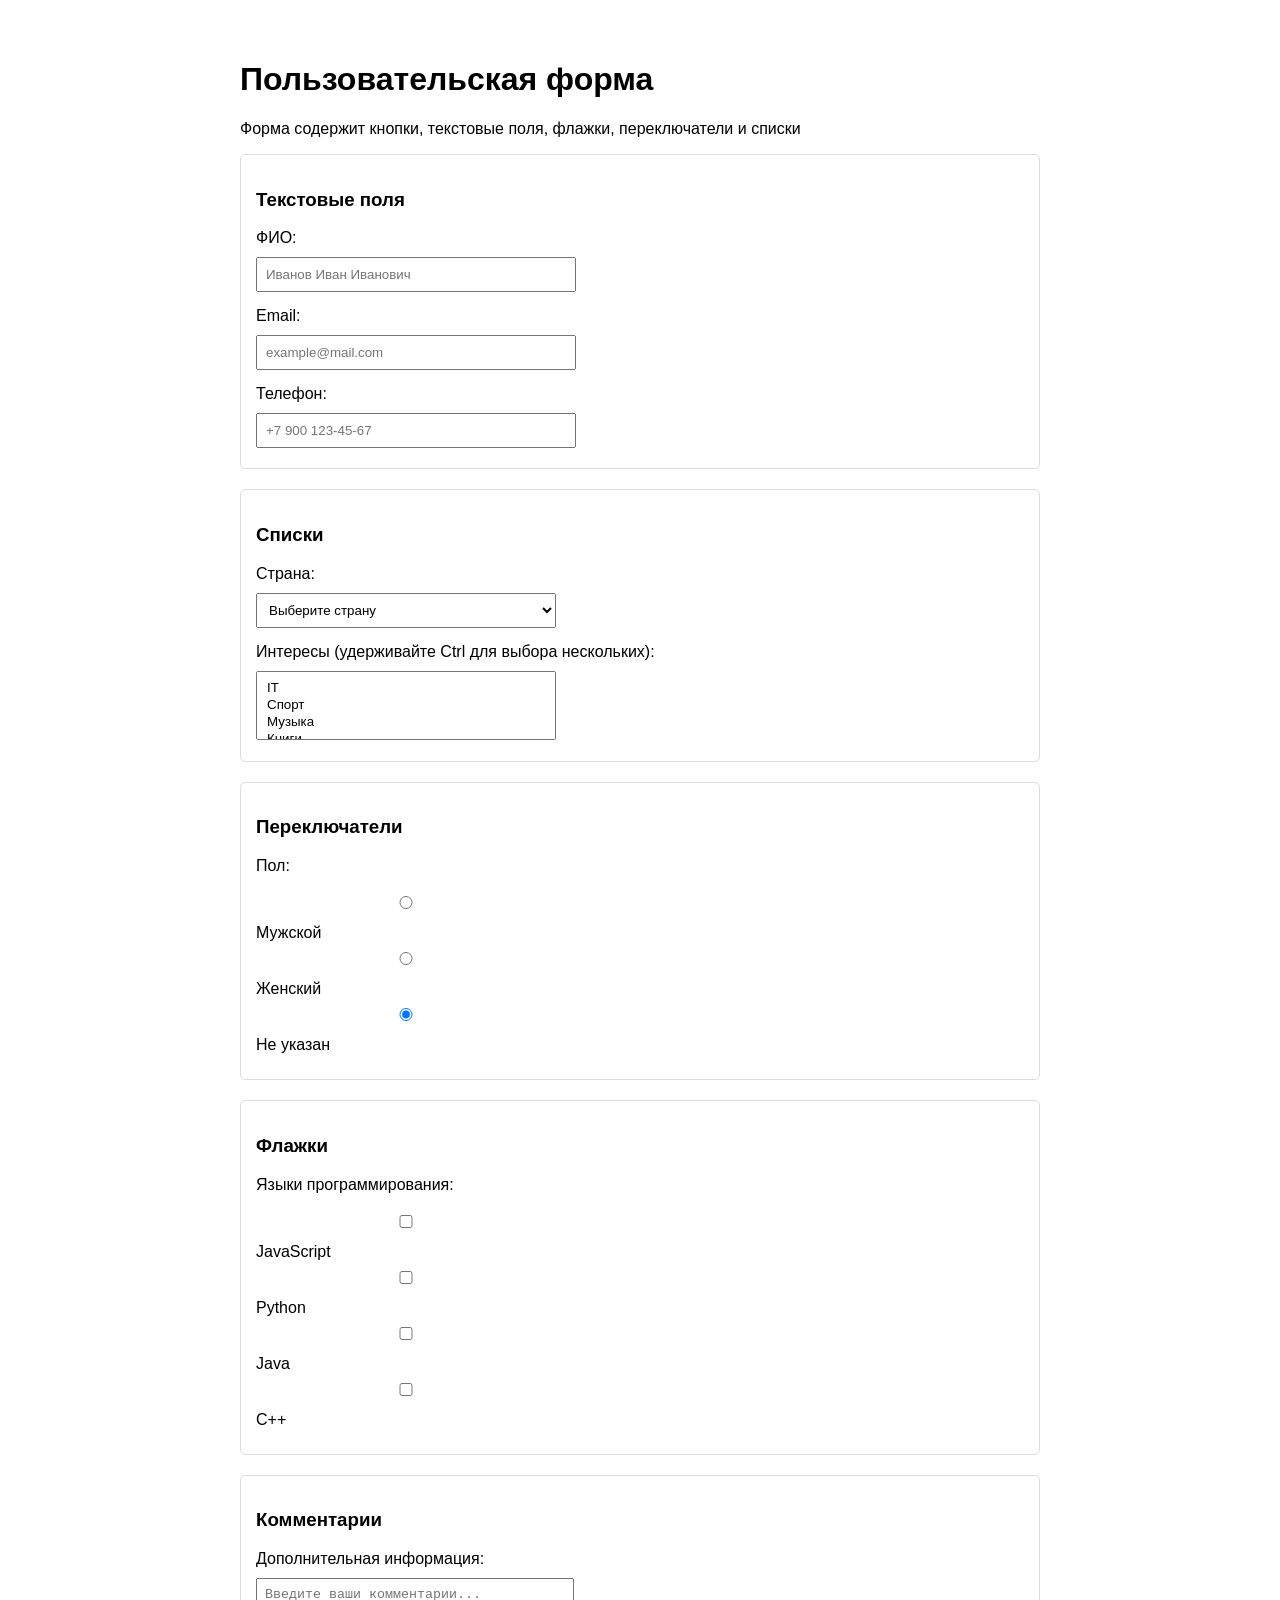
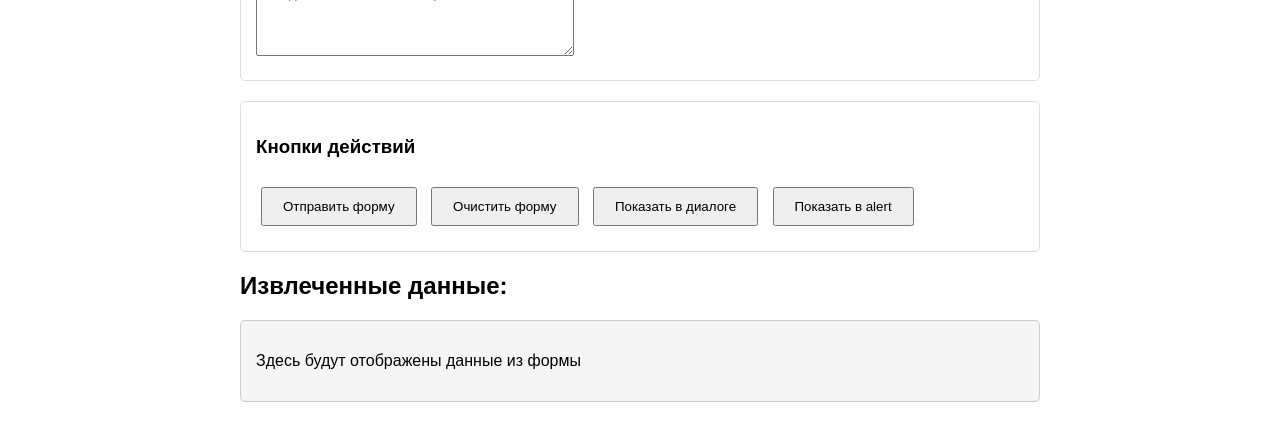
<file: ЛР 18/Задание 1/index.html>
<!DOCTYPE html>
<html lang="ru">
<head>
    <meta charset="UTF-8">
    <meta name="viewport" content="width=device-width, initial-scale=1.0">
    <title>Пользовательская форма с элементами управления</title>
    <style>
        body {
            font-family: Arial, sans-serif;
            max-width: 800px;
            margin: 20px auto;
            padding: 20px;
        }
        .form-section {
            margin-bottom: 20px;
            padding: 15px;
            border: 1px solid #ddd;
            border-radius: 5px;
        }
        label {
            display: block;
            margin: 10px 0 5px;
        }
        input, select, textarea {
            margin: 5px 0;
            padding: 8px;
            width: 100%;
            max-width: 300px;
        }
        .checkbox-group, .radio-group {
            margin: 10px 0;
        }
        .checkbox-item, .radio-item {
            margin: 5px 0;
        }
        button {
            padding: 10px 20px;
            margin: 10px 5px;
            cursor: pointer;
        }
        #results {
            margin-top: 20px;
            padding: 15px;
            background-color: #f5f5f5;
            border: 1px solid #ccc;
            border-radius: 5px;
        }
        .result-item {
            margin: 10px 0;
            padding: 10px;
            background-color: white;
            border-left: 3px solid #4CAF50;
        }
        .dialog-overlay {
            position: fixed;
            top: 0;
            left: 0;
            width: 100%;
            height: 100%;
            background: rgba(0,0,0,0.5);
            display: none;
            justify-content: center;
            align-items: center;
        }
        .dialog {
            background: white;
            padding: 20px;
            border-radius: 5px;
            max-width: 500px;
            width: 90%;
        }
        .dialog-header {
            display: flex;
            justify-content: space-between;
            align-items: center;
            margin-bottom: 15px;
        }
        .close-dialog {
            cursor: pointer;
            font-size: 24px;
        }
    </style>
</head>
<body>
    <h1>Пользовательская форма</h1>
    <p>Форма содержит кнопки, текстовые поля, флажки, переключатели и списки</p>
    
    <form id="userForm">
        <!-- Текстовые поля -->
        <div class="form-section">
            <h3>Текстовые поля</h3>
            <label for="fullName">ФИО:</label>
            <input type="text" id="fullName" name="fullName" placeholder="Иванов Иван Иванович">
            
            <label for="email">Email:</label>
            <input type="email" id="email" name="email" placeholder="example@mail.com">
            
            <label for="phone">Телефон:</label>
            <input type="tel" id="phone" name="phone" placeholder="+7 900 123-45-67">
        </div>
        
        <!-- Списки -->
        <div class="form-section">
            <h3>Списки</h3>
            <label for="country">Страна:</label>
            <select id="country" name="country">
                <option value="">Выберите страну</option>
                <option value="ru">Россия</option>
                <option value="by">Беларусь</option>
                <option value="kz">Казахстан</option>
                <option value="ua">Украина</option>
            </select>
            
            <label for="interests">Интересы (удерживайте Ctrl для выбора нескольких):</label>
            <select id="interests" name="interests" multiple size="3">
                <option value="it">IT</option>
                <option value="sport">Спорт</option>
                <option value="music">Музыка</option>
                <option value="books">Книги</option>
                <option value="travel">Путешествия</option>
            </select>
        </div>
        
        <!-- Переключатели (радио-кнопки) -->
        <div class="form-section">
            <h3>Переключатели</h3>
            <div class="radio-group">
                <p>Пол:</p>
                <div class="radio-item">
                    <input type="radio" id="male" name="gender" value="мужской">
                    <label for="male">Мужской</label>
                </div>
                <div class="radio-item">
                    <input type="radio" id="female" name="gender" value="женский">
                    <label for="female">Женский</label>
                </div>
                <div class="radio-item">
                    <input type="radio" id="gender_other" name="gender" value="не указан" checked>
                    <label for="gender_other">Не указан</label>
                </div>
            </div>
        </div>
        
        <!-- Флажки (чекбоксы) -->
        <div class="form-section">
            <h3>Флажки</h3>
            <p>Языки программирования:</p>
            <div class="checkbox-group">
                <div class="checkbox-item">
                    <input type="checkbox" id="js" name="languages" value="JavaScript">
                    <label for="js">JavaScript</label>
                </div>
                <div class="checkbox-item">
                    <input type="checkbox" id="python" name="languages" value="Python">
                    <label for="python">Python</label>
                </div>
                <div class="checkbox-item">
                    <input type="checkbox" id="java" name="languages" value="Java">
                    <label for="java">Java</label>
                </div>
                <div class="checkbox-item">
                    <input type="checkbox" id="cpp" name="languages" value="C++">
                    <label for="cpp">C++</label>
                </div>
            </div>
        </div>
        
        <!-- Текстовое поле -->
        <div class="form-section">
            <h3>Комментарии</h3>
            <label for="comments">Дополнительная информация:</label>
            <textarea id="comments" name="comments" rows="4" placeholder="Введите ваши комментарии..."></textarea>
        </div>
        
        <!-- Кнопки -->
        <div class="form-section">
            <h3>Кнопки действий</h3>
            <button type="submit" id="submitBtn">Отправить форму</button>
            <button type="button" id="resetBtn">Очистить форму</button>
            <button type="button" id="showDialogBtn">Показать в диалоге</button>
            <button type="button" id="showAlertBtn">Показать в alert</button>
        </div>
    </form>
    
    <!-- Диалоговое окно -->
    <div id="dialogOverlay" class="dialog-overlay">
        <div class="dialog">
            <div class="dialog-header">
                <h3>Данные формы (диалог)</h3>
                <span class="close-dialog" id="closeDialog">&times;</span>
            </div>
            <div id="dialogContent"></div>
        </div>
    </div>
    
    <!-- Результаты на странице -->
    <h2>Извлеченные данные:</h2>
    <div id="results">
        <p>Здесь будут отображены данные из формы</p>
    </div>
    
    <!-- Подключаем скрипты -->
    <script src="zad1.js"></script>
    <script src="zad2.js"></script>
</body>
</html>
</file>
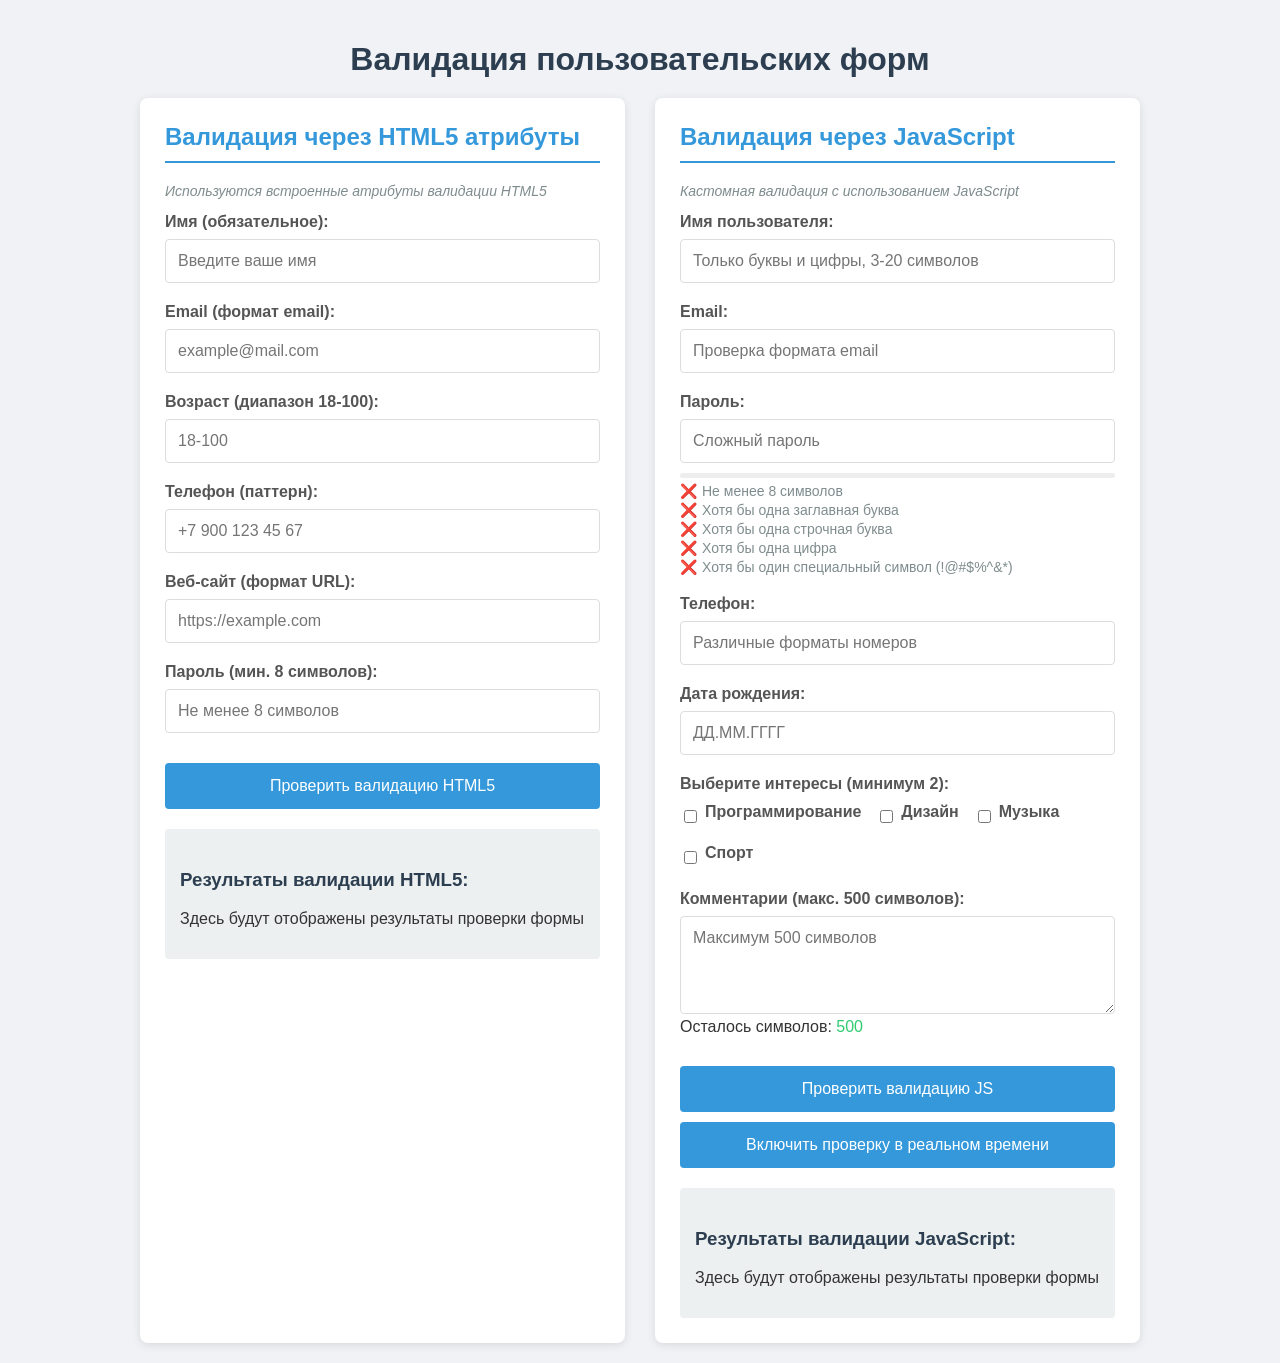
<file: ЛР 18/Задание 2/validation.html>
<!DOCTYPE html>
<html lang="ru">
<head>
    <meta charset="UTF-8">
    <meta name="viewport" content="width=device-width, initial-scale=1.0">
    <title>Валидация форм - HTML5 и JavaScript</title>
    <style>
        * {
            box-sizing: border-box;
            font-family: Arial, sans-serif;
        }
        
        body {
            background-color: #f0f2f5;
            margin: 0;
            padding: 20px;
            color: #333;
        }
        
        .container {
            max-width: 1000px;
            margin: 0 auto;
            display: grid;
            grid-template-columns: 1fr 1fr;
            gap: 30px;
        }
        
        .section {
            background-color: white;
            border-radius: 8px;
            padding: 25px;
            box-shadow: 0 2px 10px rgba(0,0,0,0.1);
        }
        
        h1 {
            text-align: center;
            color: #2c3e50;
            grid-column: 1 / -1;
            margin-bottom: 20px;
        }
        
        h2 {
            color: #3498db;
            border-bottom: 2px solid #3498db;
            padding-bottom: 10px;
            margin-top: 0;
        }
        
        h3 {
            color: #2c3e50;
            margin-top: 25px;
        }
        
        .form-group {
            margin-bottom: 20px;
        }
        
        label {
            display: block;
            margin-bottom: 8px;
            font-weight: bold;
            color: #555;
        }
        
        input, select, textarea {
            width: 100%;
            padding: 12px;
            border: 1px solid #ddd;
            border-radius: 4px;
            font-size: 16px;
            transition: border 0.3s;
        }
        
        input:focus, select:focus, textarea:focus {
            outline: none;
            border-color: #3498db;
            box-shadow: 0 0 5px rgba(52, 152, 219, 0.3);
        }
        
        input.valid {
            border-color: #2ecc71;
        }
        
        input.invalid {
            border-color: #e74c3c;
        }
        
        .error-message {
            color: #e74c3c;
            font-size: 14px;
            margin-top: 5px;
            display: none;
        }
        
        .error-message.show {
            display: block;
        }
        
        .hint {
            font-size: 14px;
            color: #7f8c8d;
            margin-top: 5px;
            font-style: italic;
        }
        
        button {
            background-color: #3498db;
            color: white;
            border: none;
            padding: 14px 24px;
            border-radius: 4px;
            font-size: 16px;
            cursor: pointer;
            transition: background-color 0.3s;
            width: 100%;
            margin-top: 10px;
        }
        
        button:hover {
            background-color: #2980b9;
        }
        
        .results {
            background-color: #ecf0f1;
            padding: 15px;
            border-radius: 4px;
            margin-top: 20px;
            min-height: 100px;
        }
        
        .validation-status {
            padding: 15px;
            border-radius: 4px;
            margin-top: 15px;
            display: none;
        }
        
        .validation-status.valid {
            background-color: #d5f4e6;
            color: #27ae60;
            border: 1px solid #2ecc71;
            display: block;
        }
        
        .validation-status.invalid {
            background-color: #fadbd8;
            color: #c0392b;
            border: 1px solid #e74c3c;
            display: block;
        }
        
        .checkbox-group {
            display: flex;
            flex-wrap: wrap;
            gap: 15px;
            margin-top: 10px;
        }
        
        .checkbox-item {
            display: flex;
            align-items: center;
        }
        
        .checkbox-item input {
            width: auto;
            margin-right: 8px;
        }
        
        .password-strength {
            height: 5px;
            background-color: #eee;
            margin-top: 10px;
            border-radius: 3px;
            overflow: hidden;
        }
        
        .password-strength-bar {
            height: 100%;
            width: 0%;
            transition: width 0.3s, background-color 0.3s;
        }
        
        .requirements {
            font-size: 14px;
            color: #7f8c8d;
            margin-top: 5px;
        }
        
        .requirement {
            display: flex;
            align-items: center;
            margin-bottom: 3px;
        }
        
        .requirement.met {
            color: #27ae60;
        }
        
        .requirement.unmet {
            color: #e74c3c;
        }
        
        .requirement-icon {
            margin-right: 5px;
        }
    </style>
</head>
<body>
    <h1>Валидация пользовательских форм</h1>
    
    <div class="container">
        <!-- Валидация через HTML5 -->
        <div class="section">
            <h2>Валидация через HTML5 атрибуты</h2>
            <p class="hint">Используются встроенные атрибуты валидации HTML5</p>
            
            <form id="html5Form" novalidate>
                <div class="form-group">
                    <label for="htmlName">Имя (обязательное):</label>
                    <input type="text" id="htmlName" name="htmlName" 
                           required 
                           placeholder="Введите ваше имя">
                    <div class="error-message" id="htmlNameError">Поле обязательно для заполнения</div>
                </div>
                
                <div class="form-group">
                    <label for="htmlEmail">Email (формат email):</label>
                    <input type="email" id="htmlEmail" name="htmlEmail" 
                           required 
                           placeholder="example@mail.com">
                    <div class="error-message" id="htmlEmailError">Введите корректный email адрес</div>
                </div>
                
                <div class="form-group">
                    <label for="htmlAge">Возраст (диапазон 18-100):</label>
                    <input type="number" id="htmlAge" name="htmlAge" 
                           min="18" max="100" 
                           placeholder="18-100">
                    <div class="error-message" id="htmlAgeError">Возраст должен быть от 18 до 100 лет</div>
                </div>
                
                <div class="form-group">
                    <label for="htmlPhone">Телефон (паттерн):</label>
                    <input type="tel" id="htmlPhone" name="htmlPhone" 
                           pattern="\+7\s?[0-9]{3}\s?[0-9]{3}\s?[0-9]{2}\s?[0-9]{2}" 
                           placeholder="+7 900 123 45 67">
                    <div class="error-message" id="htmlPhoneError">Формат: +7 900 123 45 67</div>
                </div>
                
                <div class="form-group">
                    <label for="htmlUrl">Веб-сайт (формат URL):</label>
                    <input type="url" id="htmlUrl" name="htmlUrl" 
                           placeholder="https://example.com">
                    <div class="error-message" id="htmlUrlError">Введите корректный URL адрес</div>
                </div>
                
                <div class="form-group">
                    <label for="htmlPassword">Пароль (мин. 8 символов):</label>
                    <input type="password" id="htmlPassword" name="htmlPassword" 
                           minlength="8"
                           placeholder="Не менее 8 символов">
                    <div class="error-message" id="htmlPasswordError">Пароль должен содержать не менее 8 символов</div>
                </div>
                
                <button type="submit" id="html5Submit">Проверить валидацию HTML5</button>
                
                <div class="validation-status" id="html5ValidationStatus"></div>
            </form>
            
            <div class="results" id="html5Results">
                <h3>Результаты валидации HTML5:</h3>
                <p>Здесь будут отображены результаты проверки формы</p>
            </div>
        </div>
        
        <!-- Валидация через JavaScript -->
        <div class="section">
            <h2>Валидация через JavaScript</h2>
            <p class="hint">Кастомная валидация с использованием JavaScript</p>
            
            <form id="jsForm">
                <div class="form-group">
                    <label for="jsUsername">Имя пользователя:</label>
                    <input type="text" id="jsUsername" name="jsUsername" 
                           placeholder="Только буквы и цифры, 3-20 символов">
                    <div class="error-message" id="jsUsernameError"></div>
                </div>
                
                <div class="form-group">
                    <label for="jsEmail">Email:</label>
                    <input type="text" id="jsEmail" name="jsEmail" 
                           placeholder="Проверка формата email">
                    <div class="error-message" id="jsEmailError"></div>
                </div>
                
                <div class="form-group">
                    <label for="jsPassword">Пароль:</label>
                    <input type="password" id="jsPassword" name="jsPassword" 
                           placeholder="Сложный пароль">
                    <div class="error-message" id="jsPasswordError"></div>
                    
                    <div class="password-strength">
                        <div class="password-strength-bar" id="passwordStrengthBar"></div>
                    </div>
                    
                    <div class="requirements">
                        <div class="requirement" id="lengthReq">
                            <span class="requirement-icon">❌</span>
                            <span>Не менее 8 символов</span>
                        </div>
                        <div class="requirement" id="uppercaseReq">
                            <span class="requirement-icon">❌</span>
                            <span>Хотя бы одна заглавная буква</span>
                        </div>
                        <div class="requirement" id="lowercaseReq">
                            <span class="requirement-icon">❌</span>
                            <span>Хотя бы одна строчная буква</span>
                        </div>
                        <div class="requirement" id="numberReq">
                            <span class="requirement-icon">❌</span>
                            <span>Хотя бы одна цифра</span>
                        </div>
                        <div class="requirement" id="specialReq">
                            <span class="requirement-icon">❌</span>
                            <span>Хотя бы один специальный символ (!@#$%^&*)</span>
                        </div>
                    </div>
                </div>
                
                <div class="form-group">
                    <label for="jsPhone">Телефон:</label>
                    <input type="text" id="jsPhone" name="jsPhone" 
                           placeholder="Различные форматы номеров">
                    <div class="error-message" id="jsPhoneError"></div>
                </div>
                
                <div class="form-group">
                    <label for="jsDate">Дата рождения:</label>
                    <input type="text" id="jsDate" name="jsDate" 
                           placeholder="ДД.ММ.ГГГГ">
                    <div class="error-message" id="jsDateError"></div>
                </div>
                
                <div class="form-group">
                    <label>Выберите интересы (минимум 2):</label>
                    <div class="checkbox-group">
                        <div class="checkbox-item">
                            <input type="checkbox" id="interest1" name="interests" value="programming">
                            <label for="interest1">Программирование</label>
                        </div>
                        <div class="checkbox-item">
                            <input type="checkbox" id="interest2" name="interests" value="design">
                            <label for="interest2">Дизайн</label>
                        </div>
                        <div class="checkbox-item">
                            <input type="checkbox" id="interest3" name="interests" value="music">
                            <label for="interest3">Музыка</label>
                        </div>
                        <div class="checkbox-item">
                            <input type="checkbox" id="interest4" name="interests" value="sport">
                            <label for="interest4">Спорт</label>
                        </div>
                    </div>
                    <div class="error-message" id="jsInterestsError"></div>
                </div>
                
                <div class="form-group">
                    <label for="jsComments">Комментарии (макс. 500 символов):</label>
                    <textarea id="jsComments" name="jsComments" rows="4" 
                              placeholder="Максимум 500 символов"></textarea>
                    <div class="counter">Осталось символов: <span id="charCount">500</span></div>
                    <div class="error-message" id="jsCommentsError"></div>
                </div>
                
                <button type="button" id="jsValidateBtn">Проверить валидацию JS</button>
                <button type="button" id="jsRealTimeBtn">Включить проверку в реальном времени</button>
                
                <div class="validation-status" id="jsValidationStatus"></div>
            </form>
            
            <div class="results" id="jsResults">
                <h3>Результаты валидации JavaScript:</h3>
                <p>Здесь будут отображены результаты проверки формы</p>
            </div>
        </div>
    </div>

    <!-- Подключаем скрипты -->
    <script src="validationHTML5.js"></script>
    <script src="validationJS.js"></script>
</body>
</html>
</file>
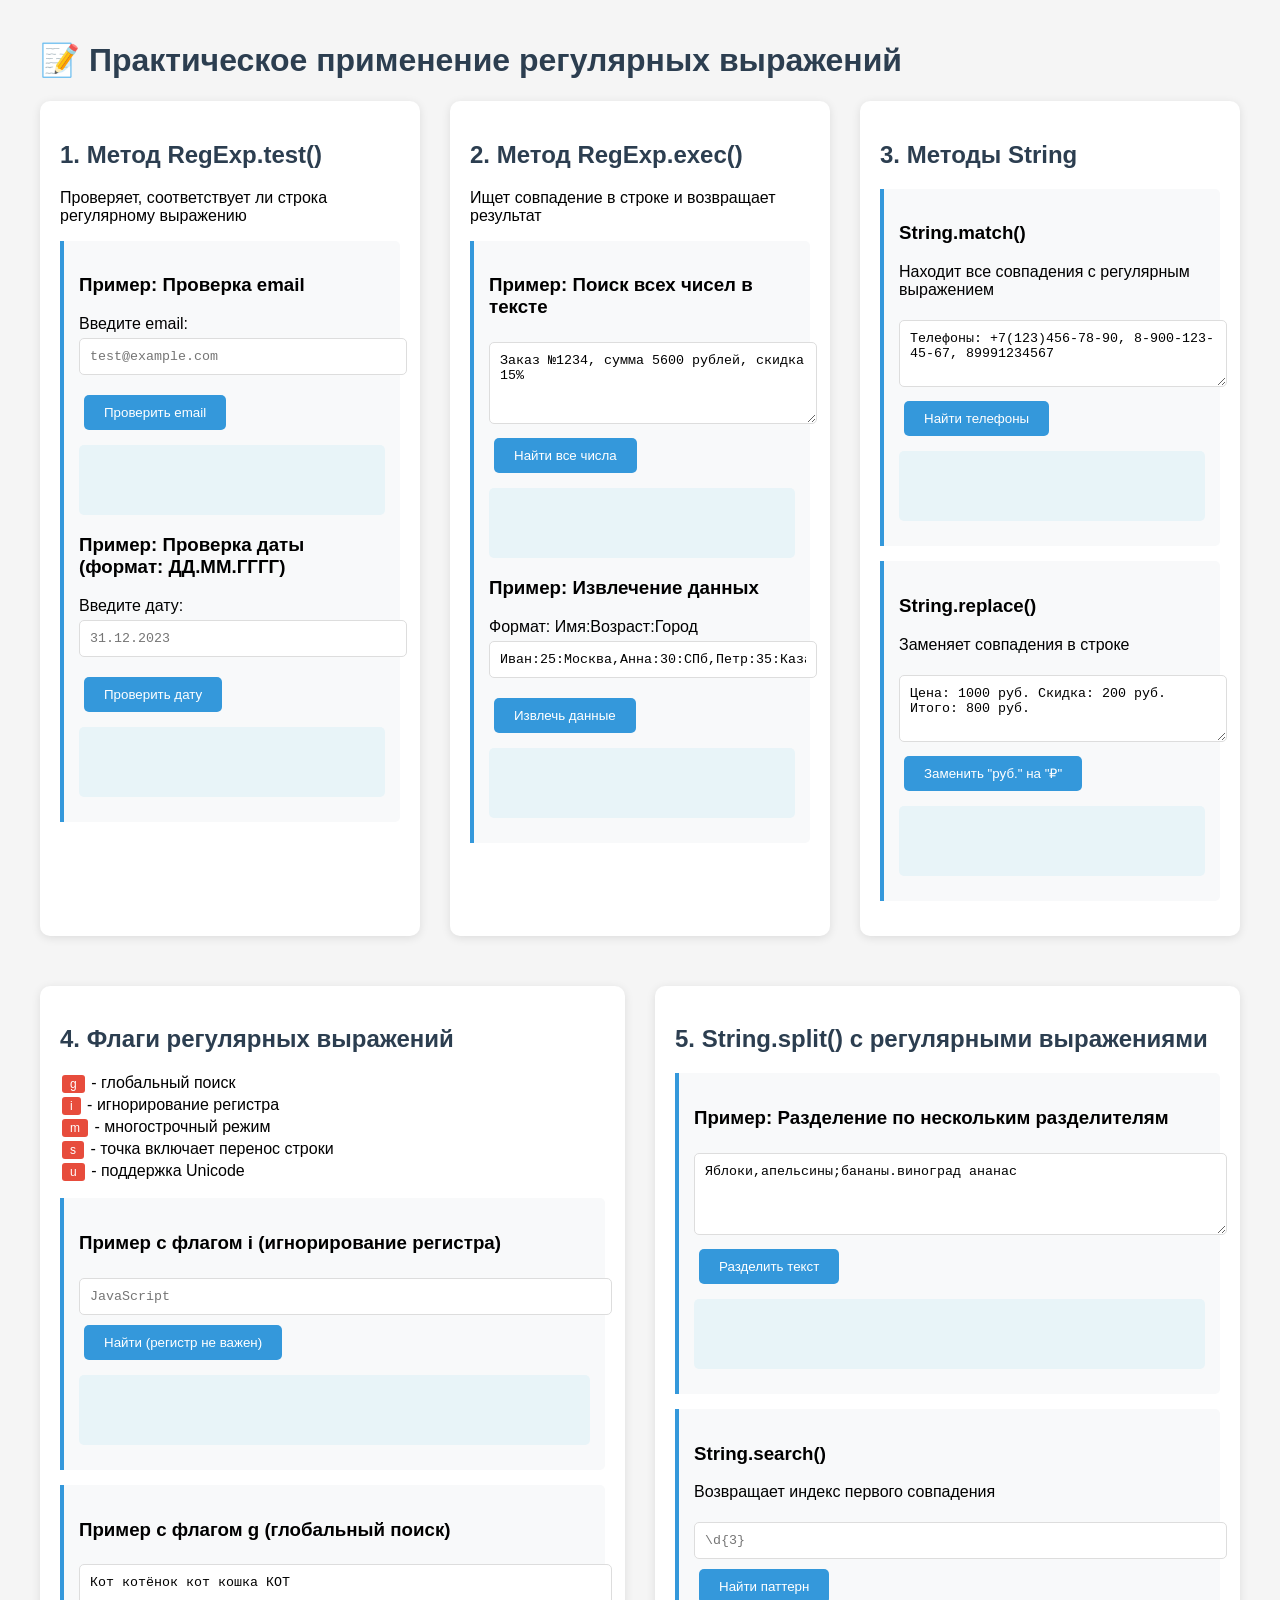
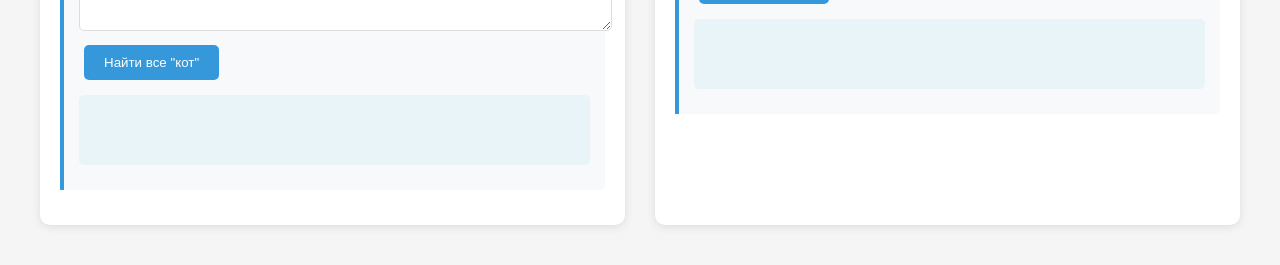
<file: ЛР 18/Задание 3/regex.html>
<!DOCTYPE html>
<html lang="ru">
<head>
    <meta charset="UTF-8">
    <meta name="viewport" content="width=device-width, initial-scale=1.0">
    <title>Регулярные выражения - Практическое применение</title>
    <style>
        body {
            font-family: 'Segoe UI', Tahoma, Geneva, Verdana, sans-serif;
            max-width: 1200px;
            margin: 0 auto;
            padding: 20px;
            background-color: #f5f5f5;
        }
        .container {
            display: flex;
            gap: 30px;
            flex-wrap: wrap;
        }
        .section {
            flex: 1;
            min-width: 300px;
            background: white;
            padding: 20px;
            border-radius: 10px;
            box-shadow: 0 2px 10px rgba(0,0,0,0.1);
            margin-bottom: 20px;
        }
        h1, h2 {
            color: #2c3e50;
        }
        .example {
            background: #f8f9fa;
            border-left: 4px solid #3498db;
            padding: 15px;
            margin: 15px 0;
            border-radius: 0 5px 5px 0;
        }
        .input-group {
            margin: 10px 0;
        }
        input, textarea {
            width: 100%;
            padding: 10px;
            margin: 5px 0;
            border: 1px solid #ddd;
            border-radius: 5px;
            font-family: monospace;
        }
        button {
            background: #3498db;
            color: white;
            border: none;
            padding: 10px 20px;
            border-radius: 5px;
            cursor: pointer;
            margin: 5px;
            transition: background 0.3s;
        }
        button:hover {
            background: #2980b9;
        }
        .result {
            background: #e8f4f8;
            padding: 10px;
            margin: 10px 0;
            border-radius: 5px;
            font-family: monospace;
            white-space: pre-wrap;
            min-height: 50px;
        }
        .flags {
            margin: 10px 0;
        }
        .flag {
            display: inline-block;
            background: #e74c3c;
            color: white;
            padding: 2px 8px;
            margin: 2px;
            border-radius: 3px;
            font-size: 12px;
        }
        .regex-pattern {
            color: #c7254e;
            background: #f9f2f4;
            padding: 2px 4px;
            border-radius: 3px;
        }
    </style>
</head>
<body>
    <h1>📝 Практическое применение регулярных выражений</h1>
    
    <div class="container">
        <!-- Секция тестирования -->
        <div class="section">
            <h2>1. Метод RegExp.test()</h2>
            <p>Проверяет, соответствует ли строка регулярному выражению</p>
            
            <div class="example">
                <h3>Пример: Проверка email</h3>
                <div class="input-group">
                    <label>Введите email:</label>
                    <input type="text" id="emailInput" placeholder="test@example.com">
                </div>
                <button onclick="testEmail()">Проверить email</button>
                <div class="result" id="testResult"></div>
                
                <h3>Пример: Проверка даты (формат: ДД.ММ.ГГГГ)</h3>
                <div class="input-group">
                    <label>Введите дату:</label>
                    <input type="text" id="dateInput" placeholder="31.12.2023">
                </div>
                <button onclick="testDate()">Проверить дату</button>
                <div class="result" id="dateResult"></div>
            </div>
        </div>

        <!-- Секция поиска -->
        <div class="section">
            <h2>2. Метод RegExp.exec()</h2>
            <p>Ищет совпадение в строке и возвращает результат</p>
            
            <div class="example">
                <h3>Пример: Поиск всех чисел в тексте</h3>
                <textarea id="execText" rows="4" placeholder="Введите текст с числами: Заказ №1234, сумма 5600 рублей, скидка 15%">Заказ №1234, сумма 5600 рублей, скидка 15%</textarea>
                <button onclick="findNumbers()">Найти все числа</button>
                <div class="result" id="execResult"></div>
                
                <h3>Пример: Извлечение данных</h3>
                <div class="input-group">
                    <label>Формат: Имя:Возраст:Город</label>
                    <input type="text" id="dataInput" placeholder="Иван:25:Москва,Анна:30:СПб">
                </div>
                <button onclick="extractData()">Извлечь данные</button>
                <div class="result" id="dataResult"></div>
            </div>
        </div>

        <!-- Секция строковых методов -->
        <div class="section">
            <h2>3. Методы String</h2>
            
            <div class="example">
                <h3>String.match()</h3>
                <p>Находит все совпадения с регулярным выражением</p>
                <textarea id="matchText" rows="3">Телефоны: +7(123)456-78-90, 8-900-123-45-67, 89991234567</textarea>
                <button onclick="findPhones()">Найти телефоны</button>
                <div class="result" id="matchResult"></div>
            </div>

            <div class="example">
                <h3>String.replace()</h3>
                <p>Заменяет совпадения в строке</p>
                <textarea id="replaceText" rows="3">Цена: 1000 руб. Скидка: 200 руб. Итого: 800 руб.</textarea>
                <button onclick="replaceRubles()">Заменить "руб." на "₽"</button>
                <div class="result" id="replaceResult"></div>
            </div>
        </div>

        <!-- Секция флагов -->
        <div class="section">
            <h2>4. Флаги регулярных выражений</h2>
            
            <div class="flags">
                <span class="flag">g</span> - глобальный поиск<br>
                <span class="flag">i</span> - игнорирование регистра<br>
                <span class="flag">m</span> - многострочный режим<br>
                <span class="flag">s</span> - точка включает перенос строки<br>
                <span class="flag">u</span> - поддержка Unicode
            </div>

            <div class="example">
                <h3>Пример с флагом i (игнорирование регистра)</h3>
                <input type="text" id="searchWord" placeholder="JavaScript">
                <button onclick="searchCaseInsensitive()">Найти (регистр не важен)</button>
                <div class="result" id="searchResult"></div>
            </div>

            <div class="example">
                <h3>Пример с флагом g (глобальный поиск)</h3>
                <textarea id="globalText" rows="3">Кот котёнок кот кошка КОТ</textarea>
                <button onclick="findAllCats()">Найти все "кот"</button>
                <div class="result" id="globalResult"></div>
            </div>
        </div>

        <!-- Секция разделения -->
        <div class="section">
            <h2>5. String.split() с регулярными выражениями</h2>
            
            <div class="example">
                <h3>Пример: Разделение по нескольким разделителям</h3>
                <textarea id="splitText" rows="4">Яблоки,апельсины;бананы.виноград ананас</textarea>
                <button onclick="splitText()">Разделить текст</button>
                <div class="result" id="splitResult"></div>
            </div>

            <div class="example">
                <h3>String.search()</h3>
                <p>Возвращает индекс первого совпадения</p>
                <input type="text" id="searchPattern" placeholder="\d{3}">
                <button onclick="searchPattern()">Найти паттерн</button>
                <div class="result" id="searchPatternResult"></div>
            </div>
        </div>
    </div>

    <script src="regexMethods.js"></script>
</body>
</html>
</file>
<file: ЛР 16/quiz-game/style.css>
* {
    margin: 0;
    padding: 0;
    box-sizing: border-box;
    font-family: Arial, sans-serif;
}

body {
    background: linear-gradient(135deg, #667eea 0%, #764ba2 100%);
    min-height: 100vh;
    display: flex;
    justify-content: center;
    align-items: center;
    padding: 20px;
}

.container {
    background: white;
    border-radius: 20px;
    padding: 30px;
    max-width: 600px;
    width: 100%;
    box-shadow: 0 20px 40px rgba(0,0,0,0.1);
    text-align: center;
}

h1 {
    color: #333;
    margin-bottom: 10px;
    font-size: 2.5rem;
}

.subtitle {
    color: #666;
    margin-bottom: 30px;
    font-size: 1.1rem;
}

.game-area {
    display: flex;
    flex-direction: column;
    gap: 20px;
}

.input-section {
    display: flex;
    gap: 10px;
    justify-content: center;
}

#guess-input {
    padding: 15px;
    font-size: 1.2rem;
    border: 2px solid #ddd;
    border-radius: 10px;
    width: 150px;
    text-align: center;
    outline: none;
    transition: border-color 0.3s;
}

#guess-input:focus {
    border-color: #667eea;
}

#guess-btn {
    padding: 15px 30px;
    background: #667eea;
    color: white;
    border: none;
    border-radius: 10px;
    font-size: 1.2rem;
    cursor: pointer;
    transition: background 0.3s;
}

#guess-btn:hover {
    background: #5a67d8;
}

.info-section {
    padding: 20px;
    background: #f7f7f7;
    border-radius: 10px;
}

.stats {
    display: flex;
    justify-content: center;
    gap: 40px;
    margin-bottom: 20px;
}

.stat {
    display: flex;
    flex-direction: column;
    gap: 5px;
}

.label {
    color: #666;
    font-size: 0.9rem;
}

.value {
    color: #333;
    font-size: 1.5rem;
    font-weight: bold;
}

.message {
    padding: 15px;
    background: white;
    border-radius: 10px;
    margin-bottom: 20px;
    font-size: 1.1rem;
    min-height: 60px;
    display: flex;
    align-items: center;
    justify-content: center;
}

.history {
    min-height: 100px;
    max-height: 200px;
    overflow-y: auto;
    padding: 10px;
    background: white;
    border-radius: 10px;
    text-align: left;
}

.history-item {
    padding: 8px;
    border-bottom: 1px solid #eee;
    display: flex;
    justify-content: space-between;
}

.history-item:last-child {
    border-bottom: none;
}

.high {
    color: #e74c3c;
}

.low {
    color: #3498db;
}

.correct {
    color: #2ecc71;
    font-weight: bold;
}

.actions {
    display: flex;
    gap: 10px;
    justify-content: center;
    flex-wrap: wrap;
}

.actions button {
    padding: 12px 20px;
    border: none;
    border-radius: 10px;
    font-size: 1rem;
    cursor: pointer;
    transition: all 0.3s;
}

#hint-btn {
    background: #f39c12;
    color: white;
}

#new-game-btn {
    background: #2ecc71;
    color: white;
}

#easy-btn {
    background: #9b59b6;
    color: white;
}

.actions button:hover {
    transform: translateY(-2px);
    box-shadow: 0 5px 10px rgba(0,0,0,0.1);
}

footer {
    margin-top: 30px;
    color: #888;
    font-size: 0.9rem;
}
</file>
